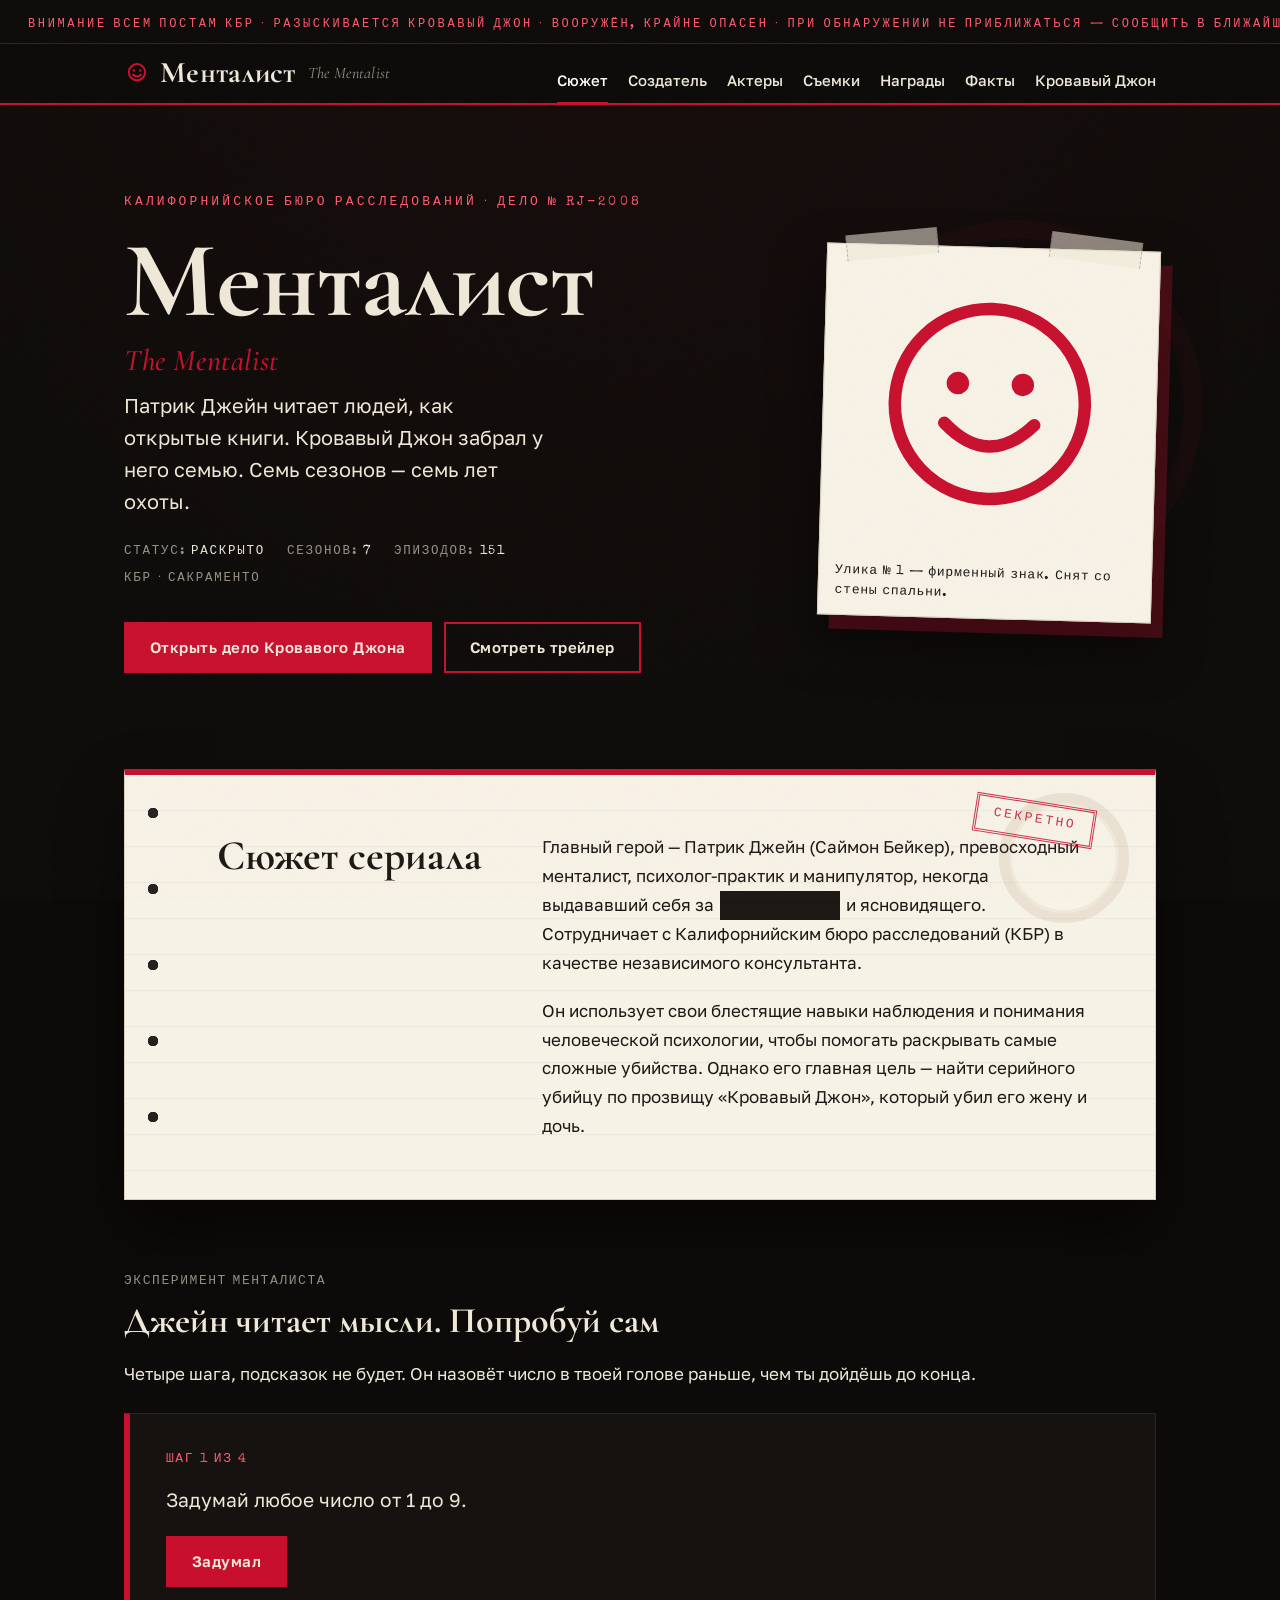
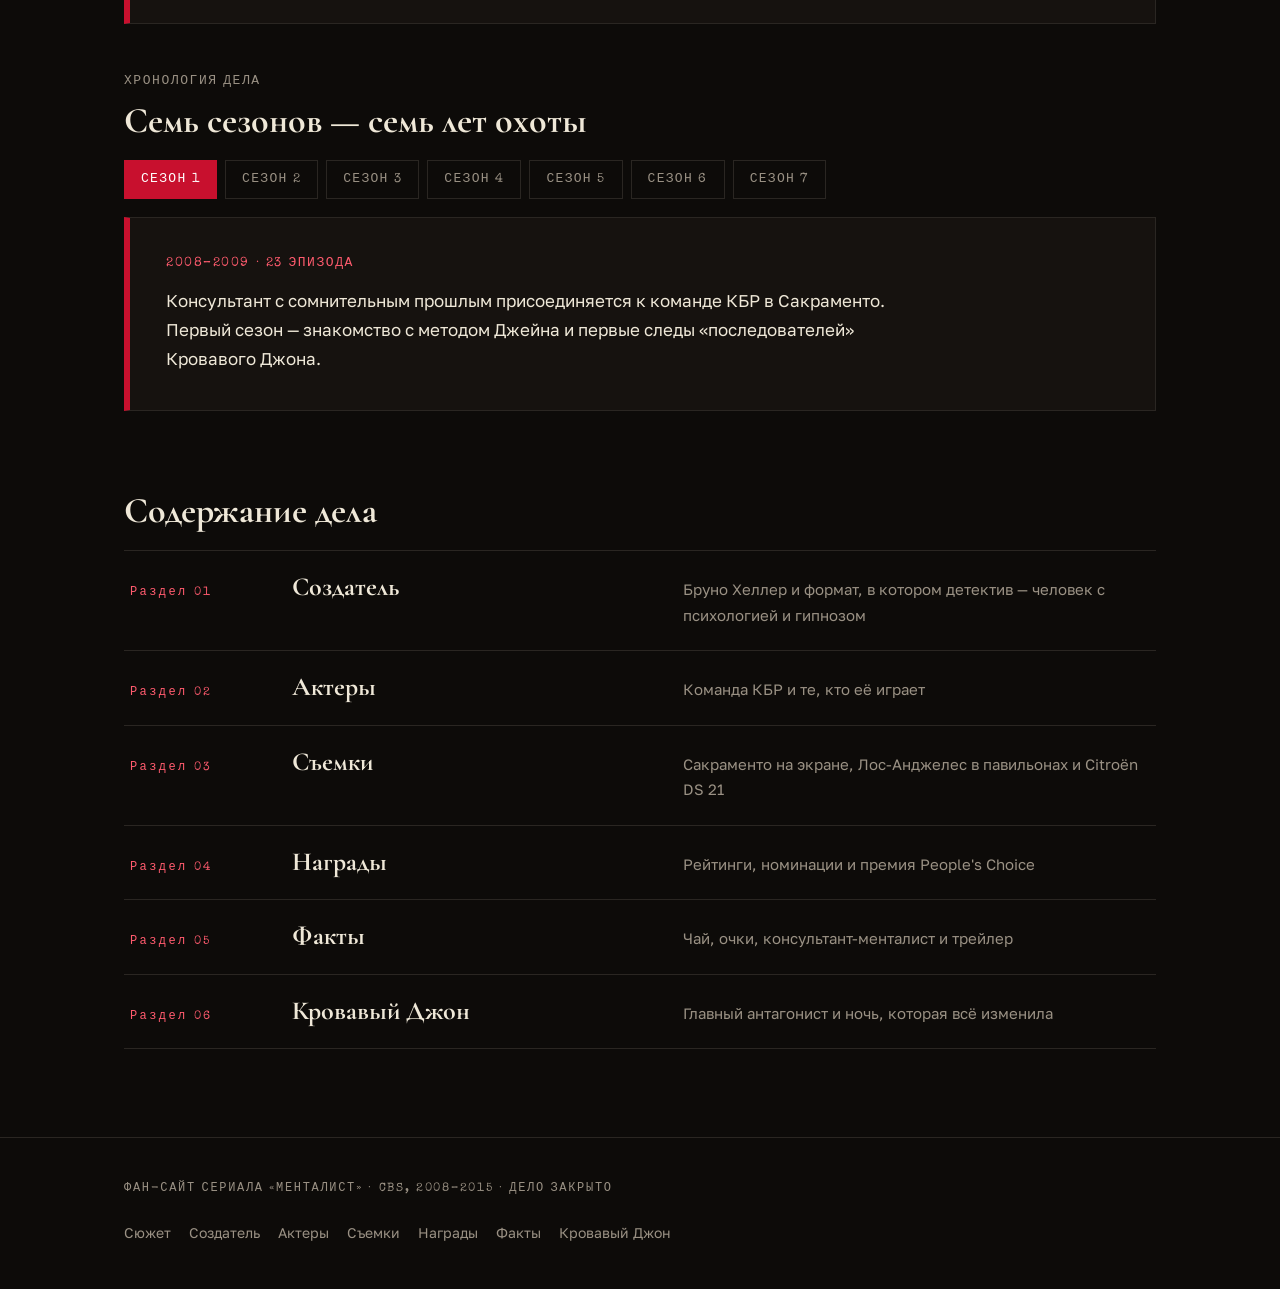
<file: index.html>
<!DOCTYPE html>
<html lang="ru">
<head>
    <meta charset="UTF-8">
    <meta name="viewport" content="width=device-width, initial-scale=1">
    <meta name="description" content="Фан-сайт сериала «Менталист»: сюжет, создатель, актеры, съемки, награды, факты и Кровавый Джон. Дело № RJ-2008.">
    <meta name="theme-color" content="#0d0b09">
    <title>Сюжет - Менталист</title>
    <link rel="icon" href="data:image/svg+xml,%3Csvg xmlns='http://www.w3.org/2000/svg' viewBox='0 0 64 64'%3E%3Crect width='64' height='64' fill='%23000'/%3E%3Ccircle cx='32' cy='30' r='20' fill='none' stroke='%23c8102e' stroke-width='5'/%3E%3Cpath d='M22 36q10 9 20 0' fill='none' stroke='%23c8102e' stroke-width='5' stroke-linecap='round'/%3E%3Ccircle cx='24' cy='26' r='3' fill='%23c8102e'/%3E%3Ccircle cx='40' cy='26' r='3' fill='%23c8102e'/%3E%3C/svg%3E">
    <link rel="preconnect" href="https://fonts.googleapis.com">
    <link rel="preconnect" href="https://fonts.gstatic.com" crossorigin>
    <link href="https://fonts.googleapis.com/css2?family=Cormorant+Garamond:ital,wght@0,600;0,700;1,400;1,500&family=Golos+Text:wght@400;500;600&family=Special+Elite&display=swap" rel="stylesheet">
    <link rel="stylesheet" href="style.css">
</head>
<body>
    <a class="skip-link" href="#main">К содержимому</a>

    <div class="wanted-strip" aria-hidden="true">
        <div class="wanted-track">
            <span>Внимание всем постам КБР · Разыскивается Кровавый Джон · Вооружён, крайне опасен · При обнаружении не приближаться — сообщить в ближайшее отделение · Дело № RJ-2008 · </span>
            <span>Внимание всем постам КБР · Разыскивается Кровавый Джон · Вооружён, крайне опасен · При обнаружении не приближаться — сообщить в ближайшее отделение · Дело № RJ-2008 · </span>
        </div>
    </div>

    <header class="header-block">
        <div class="wrap">
            <a class="brand" href="index.html">
                <svg width="26" height="26" viewBox="0 0 64 64" aria-hidden="true"><circle cx="32" cy="30" r="20" fill="none" stroke="#c8102e" stroke-width="5"/><path d="M22 36q10 9 20 0" fill="none" stroke="#c8102e" stroke-width="5" stroke-linecap="round"/><circle cx="24" cy="26" r="3" fill="#c8102e"/><circle cx="40" cy="26" r="3" fill="#c8102e"/></svg>
                Менталист<span>The Mentalist</span>
            </a>
            <nav class="nav-menu" aria-label="Разделы сайта">
                <a href="index.html" aria-current="page">Сюжет</a>
                <a href="director.html">Создатель</a>
                <a href="actors.html">Актеры</a>
                <a href="filming.html">Съемки</a>
                <a href="awards.html">Награды</a>
                <a href="facts.html">Факты</a>
                <a href="redjohn.html">Кровавый Джон</a>
            </nav>
        </div>
    </header>

    <main id="main">
        <div class="wrap">
            <section class="hero">
                <svg class="hero-watermark" viewBox="0 0 120 120" aria-hidden="true">
                    <circle cx="60" cy="56" r="38" fill="none" stroke="#c8102e" stroke-width="4"/>
                    <path d="M42 64 Q60 82 78 64" fill="none" stroke="#c8102e" stroke-width="4" stroke-linecap="round"/>
                    <circle cx="47" cy="48" r="4" fill="#c8102e"/>
                    <circle cx="73" cy="48" r="4" fill="#c8102e"/>
                </svg>

                <div class="reveal">
                    <p class="hero-kicker">Калифорнийское бюро расследований · Дело № RJ-2008</p>
                    <h1>Менталист<em>The Mentalist</em></h1>
                    <p class="lead">Патрик Джейн читает людей, как открытые книги. Кровавый Джон забрал у него семью. Семь сезонов — семь лет охоты.</p>
                    <ul class="meta-row">
                        <li>Статус: <b>раскрыто</b></li>
                        <li>Сезонов: <b>7</b></li>
                        <li>Эпизодов: <b>151</b></li>
                        <li>КБР · Сакраменто</li>
                    </ul>
                    <div class="actions">
                        <a class="btn btn-red" href="redjohn.html">Открыть дело Кровавого Джона</a>
                        <a class="btn btn-line" href="facts.html#trailer">Смотреть трейлер</a>
                    </div>
                </div>

                <figure class="hero-art evidence">
                    <span class="tape tape-left" aria-hidden="true"></span>
                    <span class="tape tape-right" aria-hidden="true"></span>
                    <svg class="smiley" viewBox="0 0 120 120" role="img" aria-label="Фирменный знак Кровавого Джона: улыбка, нарисованная по часовой стрелке">
                        <circle class="draw" cx="60" cy="56" r="38" fill="none" stroke="#c8102e" stroke-width="5"/>
                        <path class="draw draw-mouth" d="M42 64 Q60 82 78 64" fill="none" stroke="#c8102e" stroke-width="5" stroke-linecap="round"/>
                        <circle class="draw-dot" cx="47" cy="48" r="4.5" fill="#c8102e"/>
                        <circle class="draw-dot" cx="73" cy="48" r="4.5" fill="#c8102e"/>
                    </svg>
                    <figcaption class="caption">Улика № 1 — фирменный знак. Снят со стены спальни.</figcaption>
                </figure>
            </section>

            <section class="dossier reveal">
                <span class="stamp stamp-float">Секретно</span>
                <div class="split-head">
                    <h2>Сюжет сериала</h2>
                    <div>
                        <p>Главный герой — Патрик Джейн (Саймон Бейкер), превосходный менталист, психолог-практик и манипулятор, некогда выдававший себя за <button type="button" class="redacted">экстрасенса</button> и ясновидящего. Сотрудничает с Калифорнийским бюро расследований (КБР) в качестве независимого консультанта.</p>
                        <p>Он использует свои блестящие навыки наблюдения и понимания человеческой психологии, чтобы помогать раскрывать самые сложные убийства. Однако его главная цель — найти серийного убийцу по прозвищу «Кровавый Джон», который убил его жену и дочь.</p>
                    </div>
                </div>
            </section>

            <!-- БЛОК ЧТЕНИЯ МЫСЛЕЙ (НА РОДНЫХ СТИЛЯХ САЙТА) -->
            <section class="seasons reveal" id="mind" aria-labelledby="mind-title" style="margin-bottom: 3rem;">
                <p class="type-line">Эксперимент менталиста</p>
                <h2 class="toc-title" id="mind-title">Джейн читает мысли. Попробуй сам</h2>
                <p style="margin-bottom: 1.5rem;">Четыре шага, подсказок не будет. Он назовёт число в твоей голове раньше, чем ты дойдёшь до конца.</p>

                <div class="season-panel">
                    <p class="type-line" id="jane-count">Шаг 1 из 4</p>
                    <p id="jane-step" aria-live="polite" style="font-size: 1.2rem; margin: 0.8rem 0 1.2rem;">Задумай любое число от 1 до 9.</p>
                    
                    <div class="actions">
                        <button class="btn btn-red" type="button" id="jane-btn">Задумал</button>
                    </div>

                    <details id="jane-secret" hidden style="margin-top: 1.5rem; border-top: 1px solid rgba(255,255,255,0.15); padding-top: 1rem;">
                        <summary style="cursor: pointer; font-weight: 500;">Как это работает</summary>
                        <p style="margin-top: 0.75rem; opacity: 0.85;">Любое число из таблицы умножения на 9 (до 81) в сумме цифр даёт 9: 18 → 1+8, 63 → 6+3. Девять минус пять — всегда четыре. Никакого чтения мыслей, только арифметика, и именно так работают многие трюки менталистов.</p>
                    </details>
                </div>
            </section>

            <section class="seasons reveal">
                <p class="type-line">Хронология дела</p>
                <h2 class="toc-title">Семь сезонов — семь лет охоты</h2>
                <ul class="season-tabs" role="tablist" aria-label="Сезоны сериала">
                    <li><button type="button" role="tab" aria-selected="true" data-season="1">Сезон 1</button></li>
                    <li><button type="button" role="tab" aria-selected="false" data-season="2">Сезон 2</button></li>
                    <li><button type="button" role="tab" aria-selected="false" data-season="3">Сезон 3</button></li>
                    <li><button type="button" role="tab" aria-selected="false" data-season="4">Сезон 4</button></li>
                    <li><button type="button" role="tab" aria-selected="false" data-season="5">Сезон 5</button></li>
                    <li><button type="button" role="tab" aria-selected="false" data-season="6">Сезон 6</button></li>
                    <li><button type="button" role="tab" aria-selected="false" data-season="7">Сезон 7</button></li>
                </ul>

                <div class="season-panel" data-season="1" role="tabpanel">
                    <p class="type-line">2008–2009 · 23 эпизода</p>
                    <p>Консультант с сомнительным прошлым присоединяется к команде КБР в Сакраменто. Первый сезон — знакомство с методом Джейна и первые следы «последователей» Кровавого Джона.</p>
                </div>
                <div class="season-panel is-hidden" data-season="2" role="tabpanel">
                    <p class="type-line">2009–2010 · 23 эпизода</p>
                    <p>Рейтинги растут, «Менталист» закрепляется в топе CBS. Джейн впервые сталкивается с людьми, готовыми убивать и умирать за Кровавого Джона.</p>
                </div>
                <div class="season-panel is-hidden" data-season="3" role="tabpanel">
                    <p class="type-line">2010–2011 · 24 эпизода</p>
                    <p>Кульминация охоты: Джейн убивает человека, которого считает Кровавым Джоном, и оказывается за решёткой. Самая жестокая ошибка в его жизни.</p>
                </div>
                <div class="season-panel is-hidden" data-season="4" role="tabpanel">
                    <p class="type-line">2011–2012 · 24 эпизода</p>
                    <p>Последствия выстрела. КБР собирает улики, Джейн доказывает, что маньяк всё ещё жив. Охота продолжается — но теперь по правилам.</p>
                </div>
                <div class="season-panel is-hidden" data-season="5" role="tabpanel">
                    <p class="type-line">2012–2013 · 22 эпизода</p>
                    <p>Круг подозреваемых сужен до семерых — и каждый из них работает в правоохранительных органах. Кровавый Джон отвечает, и бьёт больнее всего за шесть лет охоты.</p>
                </div>
                <div class="season-panel is-hidden" data-season="6" role="tabpanel">
                    <p class="type-line">2013–2014 · 22 эпизода</p>
                    <p>Личность Кровавого Джона раскрыта в одноимённой восьмой серии. Вторая половина сезона — жизнь «после»: можно ли закрыть дело, не став монстром?</p>
                </div>
                <div class="season-panel is-hidden" data-season="7" role="tabpanel">
                    <p class="type-line">2014–2015 · 13 эпизодов</p>
                    <p>Финальный сезон. «Белые орхидеи»: Джейн и Лисбон решают, что важнее всего, — и дело Кровавого Джона окончательно закрыто.</p>
                </div>
            </section>

            <h2 class="toc-title">Содержание дела</h2>
            <ul class="case-index">
                <li><a href="director.html"><span class="case-no">Раздел 01</span><span class="toc-name">Создатель</span><span class="toc-desc">Бруно Хеллер и формат, в котором детектив — человек с психологией и гипнозом</span></a></li>
                <li><a href="actors.html"><span class="case-no">Раздел 02</span><span class="toc-name">Актеры</span><span class="toc-desc">Команда КБР и те, кто её играет</span></a></li>
                <li><a href="filming.html"><span class="case-no">Раздел 03</span><span class="toc-name">Съемки</span><span class="toc-desc">Сакраменто на экране, Лос-Анджелес в павильонах и Citroën DS 21</span></a></li>
                <li><a href="awards.html"><span class="case-no">Раздел 04</span><span class="toc-name">Награды</span><span class="toc-desc">Рейтинги, номинации и премия People's Choice</span></a></li>
                <li><a href="facts.html"><span class="case-no">Раздел 05</span><span class="toc-name">Факты</span><span class="toc-desc">Чай, очки, консультант-менталист и трейлер</span></a></li>
                <li><a href="redjohn.html"><span class="case-no">Раздел 06</span><span class="toc-name">Кровавый Джон</span><span class="toc-desc">Главный антагонист и ночь, которая всё изменила</span></a></li>
            </ul>
        </div>
    </main>

    <footer class="site-footer">
        <div class="wrap">
            <p class="footer-note">Фан-сайт сериала «Менталист» · CBS, 2008–2015 · Дело закрыто</p>
            <nav class="footer-nav" aria-label="Разделы сайта в подвале">
                <a href="index.html">Сюжет</a>
                <a href="director.html">Создатель</a>
                <a href="actors.html">Актеры</a>
                <a href="filming.html">Съемки</a>
                <a href="awards.html">Награды</a>
                <a href="facts.html">Факты</a>
                <a href="redjohn.html">Кровавый Джон</a>
            </nav>
        </div>
    </footer>

    <script src="main.js"></script>
    <script>
        (function() {
            const steps = [
                { count: "Шаг 1 из 4", text: "Задумай любое число от 1 до 9.", btn: "Задумал", secret: false },
                { count: "Шаг 2 из 4", text: "Умножь его на 9.", btn: "Готово", secret: false },
                { count: "Шаг 3 из 4", text: "Если получилось двузначное число, сложи его цифры.", btn: "Готово", secret: false },
                { count: "Шаг 4 из 4", text: "Вычти 5.", btn: "Готово", secret: false },
                { count: "Результат", text: "В твоей голове число 4.", btn: "Сыграть ещё раз", secret: true }
            ];

            let current = 0;
            const countEl = document.getElementById('jane-count');
            const stepEl = document.getElementById('jane-step');
            const btnEl = document.getElementById('jane-btn');
            const secretEl = document.getElementById('jane-secret');

            if (btnEl) {
                btnEl.addEventListener('click', function() {
                    current = (current + 1) % steps.length;
                    countEl.textContent = steps[current].count;
                    stepEl.textContent = steps[current].text;
                    btnEl.textContent = steps[current].btn;
                    
                    if (steps[current].secret) {
                        secretEl.removeAttribute('hidden');
                    } else {
                        secretEl.setAttribute('hidden', '');
                        secretEl.removeAttribute('open');
                    }
                });
            }
        })();
    </script>
</body>
</html>
</file>
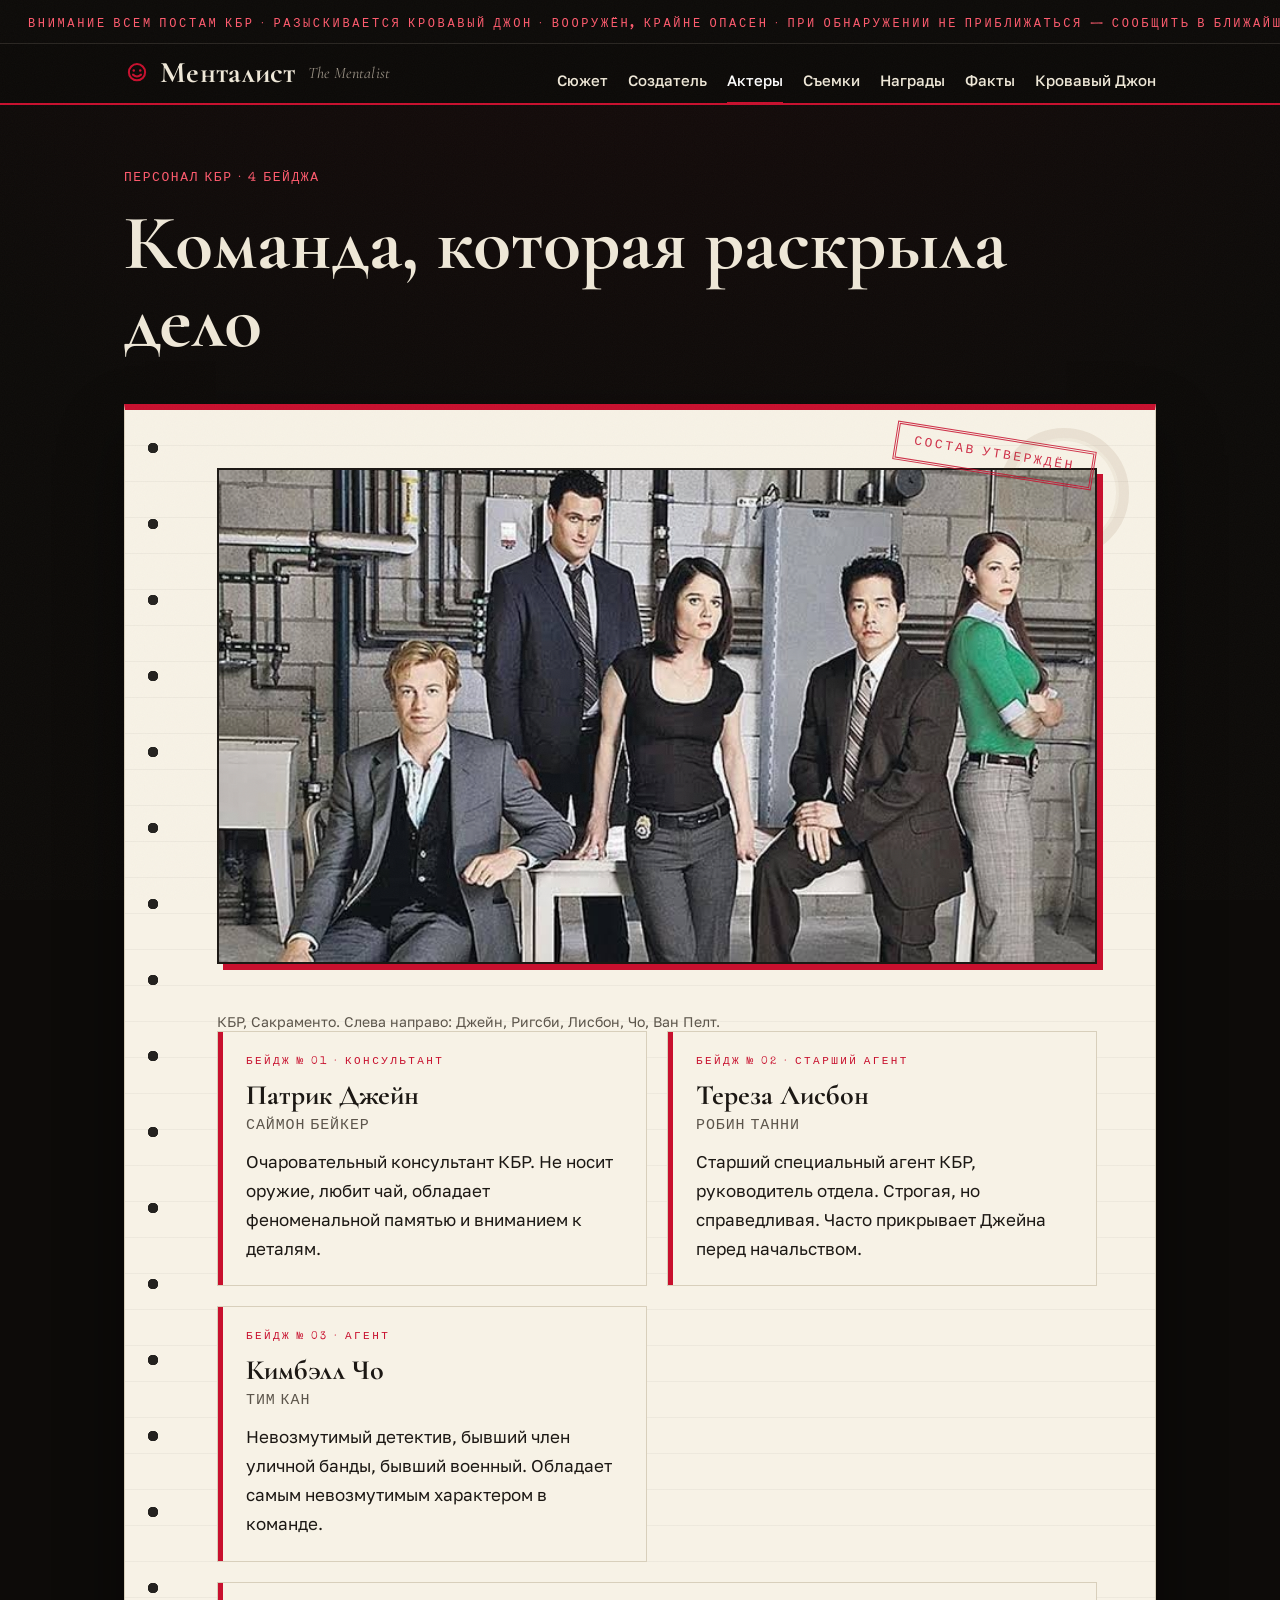
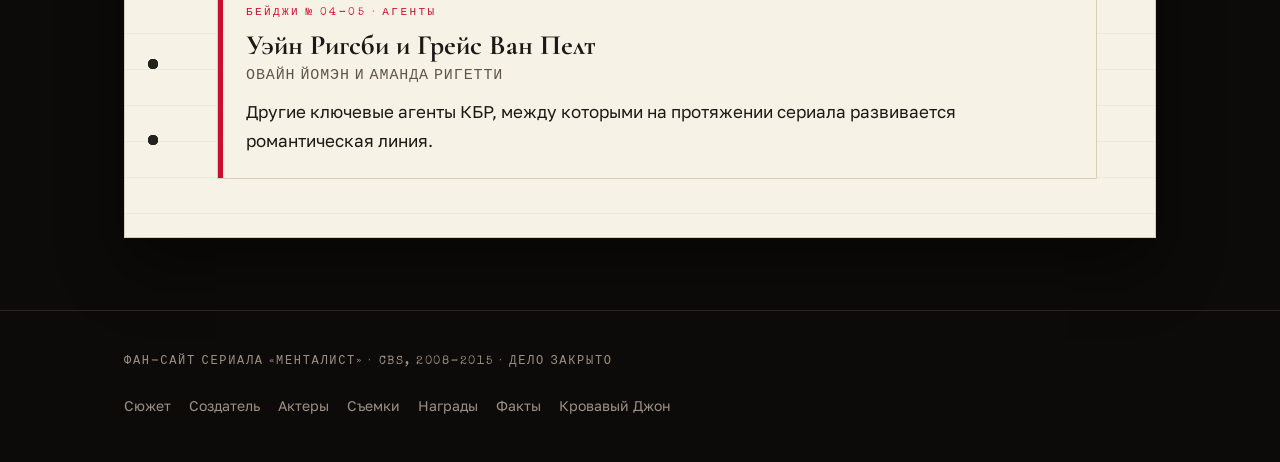
<file: actors.html>
<!DOCTYPE html>
<html lang="ru">
<head>
    <meta charset="UTF-8">
    <meta name="viewport" content="width=device-width, initial-scale=1">
    <meta name="description" content="Главные герои «Менталиста» и актеры, которые их сыграли. Бейджи персонала КБР.">
    <meta name="theme-color" content="#0d0b09">
    <title>Актеры - Менталист</title>
    <link rel="icon" href="data:image/svg+xml,%3Csvg xmlns='http://www.w3.org/2000/svg' viewBox='0 0 64 64'%3E%3Crect width='64' height='64' fill='%23000'/%3E%3Ccircle cx='32' cy='30' r='20' fill='none' stroke='%23c8102e' stroke-width='5'/%3E%3Cpath d='M22 36q10 9 20 0' fill='none' stroke='%23c8102e' stroke-width='5' stroke-linecap='round'/%3E%3Ccircle cx='24' cy='26' r='3' fill='%23c8102e'/%3E%3Ccircle cx='40' cy='26' r='3' fill='%23c8102e'/%3E%3C/svg%3E">
    <link rel="preconnect" href="https://fonts.googleapis.com">
    <link rel="preconnect" href="https://fonts.gstatic.com" crossorigin>
    <link href="https://fonts.googleapis.com/css2?family=Cormorant+Garamond:ital,wght@0,600;0,700;1,400;1,500&family=Golos+Text:wght@400;500;600&family=Special+Elite&display=swap" rel="stylesheet">
    <link rel="stylesheet" href="style.css">
</head>
<body>
    <a class="skip-link" href="#main">К содержимому</a>

    <div class="wanted-strip" aria-hidden="true">
        <div class="wanted-track">
            <span>Внимание всем постам КБР · Разыскивается Кровавый Джон · Вооружён, крайне опасен · При обнаружении не приближаться — сообщить в ближайшее отделение · Дело № RJ-2008 · </span>
            <span>Внимание всем постам КБР · Разыскивается Кровавый Джон · Вооружён, крайне опасен · При обнаружении не приближаться — сообщить в ближайшее отделение · Дело № RJ-2008 · </span>
        </div>
    </div>

    <header class="header-block">
        <div class="wrap">
            <a class="brand" href="index.html">
                <svg width="26" height="26" viewBox="0 0 64 64" aria-hidden="true"><circle cx="32" cy="30" r="20" fill="none" stroke="#c8102e" stroke-width="5"/><path d="M22 36q10 9 20 0" fill="none" stroke="#c8102e" stroke-width="5" stroke-linecap="round"/><circle cx="24" cy="26" r="3" fill="#c8102e"/><circle cx="40" cy="26" r="3" fill="#c8102e"/></svg>
                Менталист<span>The Mentalist</span>
            </a>
            <nav class="nav-menu" aria-label="Разделы сайта">
                <a href="index.html">Сюжет</a>
                <a href="director.html">Создатель</a>
                <a href="actors.html" aria-current="page">Актеры</a>
                <a href="filming.html">Съемки</a>
                <a href="awards.html">Награды</a>
                <a href="facts.html">Факты</a>
                <a href="redjohn.html">Кровавый Джон</a>
            </nav>
        </div>
    </header>

    <main id="main">
        <div class="wrap">
            <div class="page-title reveal">
                <p class="type-line">Персонал КБР · 4 бейджа</p>
                <h1>Команда, которая раскрыла дело</h1>
            </div>

            <section class="dossier reveal">
                <span class="stamp stamp-float">Состав утверждён</span>
                <figure class="figure">
                    <img class="photo-flat photo-wide" src="team.jpg" alt="Команда КБР: Патрик Джейн, Ригсби, Лисбон, Чо и Ван Пелт" width="739" height="415">
                    <figcaption class="caption">КБР, Сакраменто. Слева направо: Джейн, Ригсби, Лисбон, Чо, Ван Пелт.</figcaption>
                </figure>

                <div class="cast-grid">
                    <div class="agent-card">
                        <p class="badge-no">Бейдж № 01 · Консультант</p>
                        <h3>Патрик Джейн</h3>
                        <p class="cast">Саймон Бейкер</p>
                        <p>Очаровательный консультант КБР. Не носит оружие, любит чай, обладает феноменальной памятью и вниманием к деталям.</p>
                    </div>
                    <div class="agent-card">
                        <p class="badge-no">Бейдж № 02 · Старший агент</p>
                        <h3>Тереза Лисбон</h3>
                        <p class="cast">Робин Танни</p>
                        <p>Старший специальный агент КБР, руководитель отдела. Строгая, но справедливая. Часто прикрывает Джейна перед начальством.</p>
                    </div>
                    <div class="agent-card">
                        <p class="badge-no">Бейдж № 03 · Агент</p>
                        <h3>Кимбэлл Чо</h3>
                        <p class="cast">Тим Кан</p>
                        <p>Невозмутимый детектив, бывший член уличной банды, бывший военный. Обладает самым невозмутимым характером в команде.</p>
                    </div>
                    <div class="agent-card span-2">
                        <p class="badge-no">Бейджи № 04–05 · Агенты</p>
                        <h3>Уэйн Ригсби и Грейс Ван Пелт</h3>
                        <p class="cast">Овайн Йомэн и Аманда Ригетти</p>
                        <p>Другие ключевые агенты КБР, между которыми на протяжении сериала развивается романтическая линия.</p>
                    </div>
                </div>
            </section>
        </div>
    </main>

    <footer class="site-footer">
        <div class="wrap">
            <p class="footer-note">Фан-сайт сериала «Менталист» · CBS, 2008–2015 · Дело закрыто</p>
            <nav class="footer-nav" aria-label="Разделы сайта в подвале">
                <a href="index.html">Сюжет</a>
                <a href="director.html">Создатель</a>
                <a href="actors.html">Актеры</a>
                <a href="filming.html">Съемки</a>
                <a href="awards.html">Награды</a>
                <a href="facts.html">Факты</a>
                <a href="redjohn.html">Кровавый Джон</a>
            </nav>
        </div>
    </footer>

    <script src="main.js"></script>
</body>
</html>
</file>
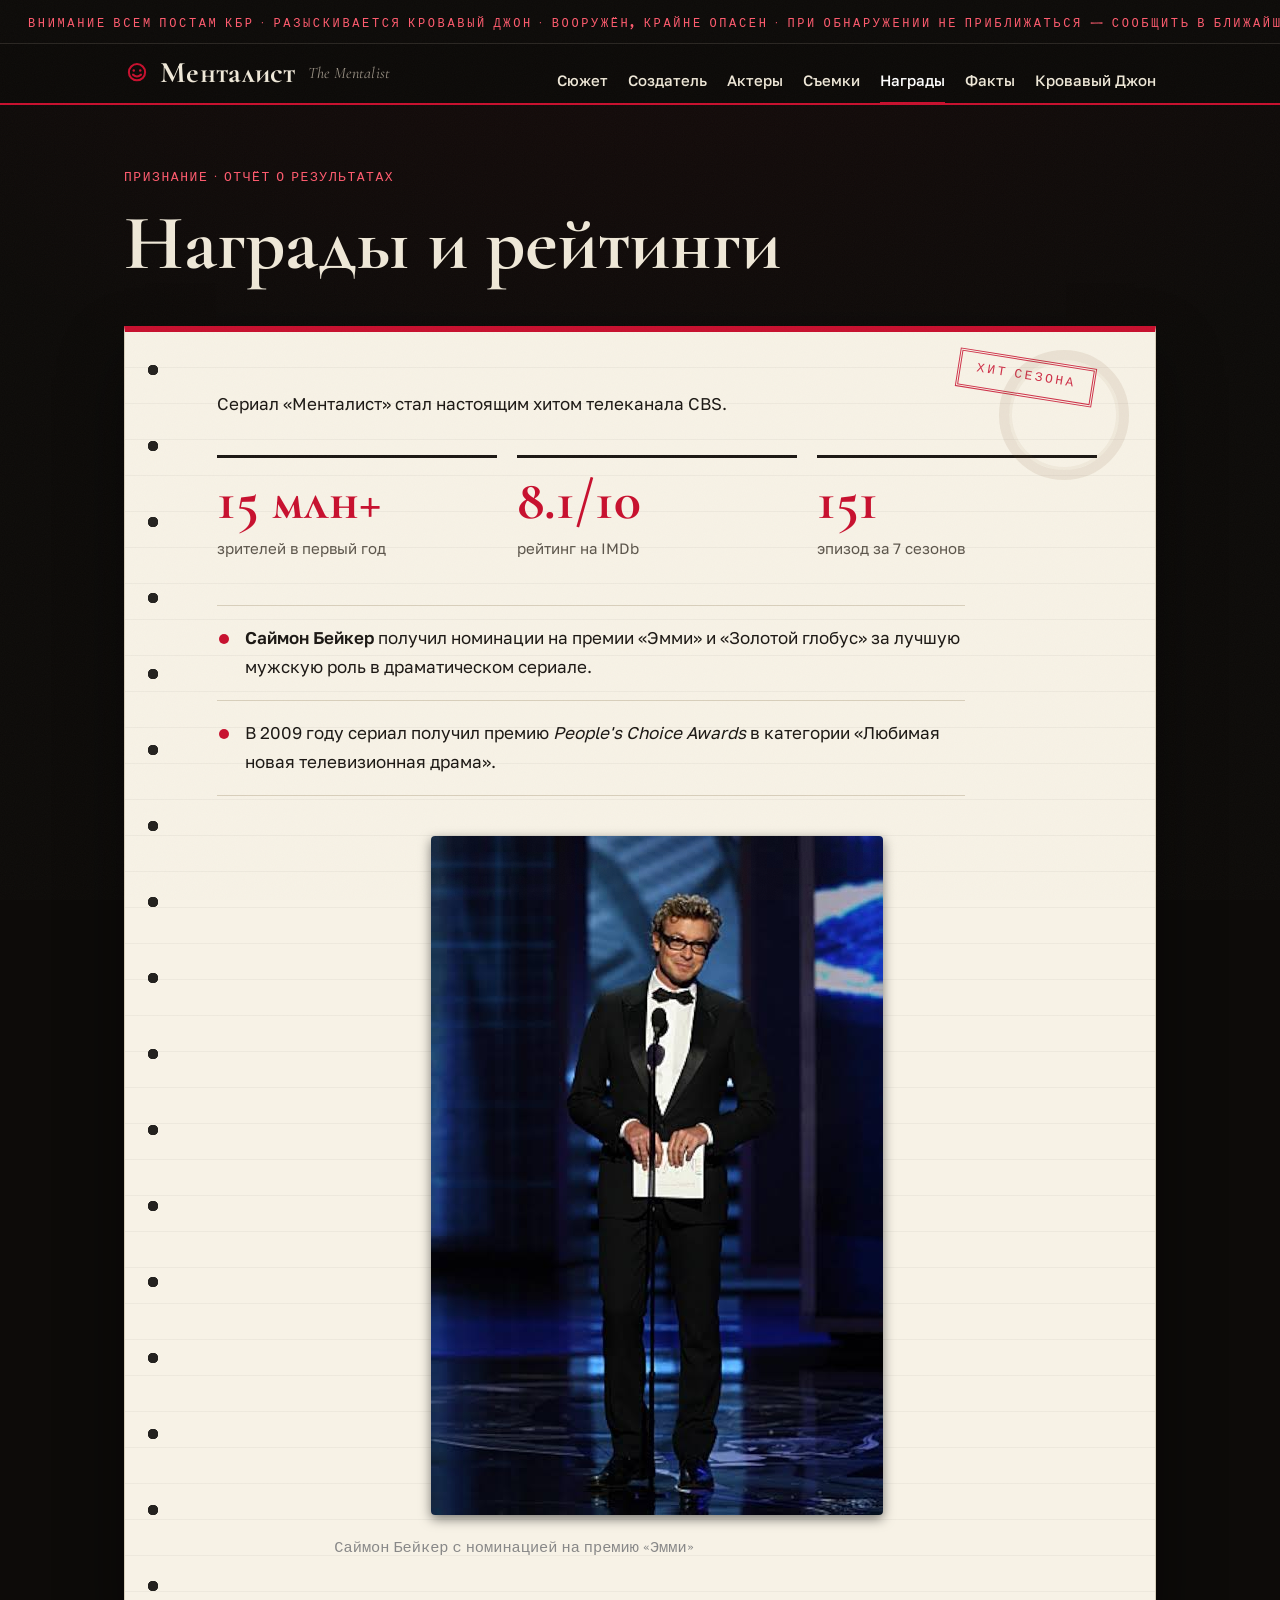
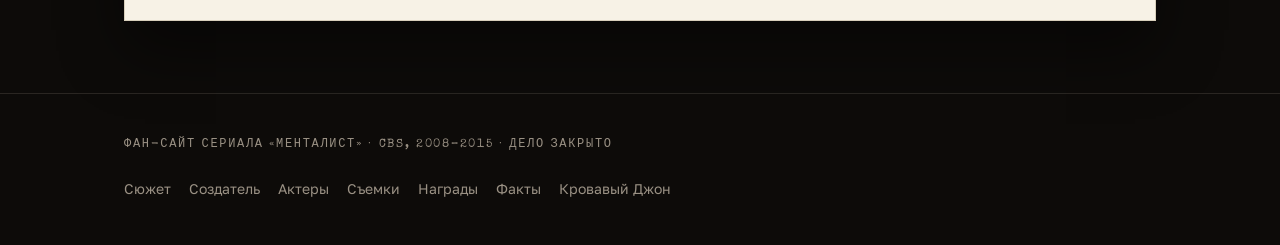
<file: awards.html>
<!DOCTYPE html>
<html lang="ru">
<head>
    <meta charset="UTF-8">
    <meta name="viewport" content="width=device-width, initial-scale=1">
    <meta name="description" content="Награды, номинации и рейтинги сериала «Менталист».">
    <meta name="theme-color" content="#0d0b09">
    <title>Награды и рейтинг - Менталист</title>
    <link rel="icon" href="data:image/svg+xml,%3Csvg xmlns='http://www.w3.org/2000/svg' viewBox='0 0 64 64'%3E%3Crect width='64' height='64' fill='%23000'/%3E%3Ccircle cx='32' cy='30' r='20' fill='none' stroke='%23c8102e' stroke-width='5'/%3E%3Cpath d='M22 36q10 9 20 0' fill='none' stroke='%23c8102e' stroke-width='5' stroke-linecap='round'/%3E%3Ccircle cx='24' cy='26' r='3' fill='%23c8102e'/%3E%3Ccircle cx='40' cy='26' r='3' fill='%23c8102e'/%3E%3C/svg%3E">
    <link rel="preconnect" href="https://fonts.googleapis.com">
    <link rel="preconnect" href="https://fonts.gstatic.com" crossorigin>
    <link href="https://fonts.googleapis.com/css2?family=Cormorant+Garamond:ital,wght@0,600;0,700;1,400;1,500&family=Golos+Text:wght@400;500;600&family=Special+Elite&display=swap" rel="stylesheet">
    <link rel="stylesheet" href="style.css">

    <!-- Стили для отображения фотографии -->
    <style>
        .award-photo {
            margin-top: 40px;
            text-align: center;
        }
        .award-photo img {
            max-width: 100%;
            height: auto;
            border-radius: 4px;
            box-shadow: 0 4px 12px rgba(0, 0, 0, 0.5);
            /* Если захочешь сделать фото меньше, раскомментируй и измени значение ниже */
            /* max-width: 600px; */ 
        }
        .award-photo p {
            margin-top: 12px;
            font-size: 0.9em;
            color: #888;
            font-family: 'Special Elite', monospace; /* Поддерживаем "детективный" стиль */
        }
    </style>
</head>
<body>
    <a class="skip-link" href="#main">К содержимому</a>

    <div class="wanted-strip" aria-hidden="true">
        <div class="wanted-track">
            <span>Внимание всем постам КБР · Разыскивается Кровавый Джон · Вооружён, крайне опасен · При обнаружении не приближаться — сообщить в ближайшее отделение · Дело № RJ-2008 · </span>
            <span>Внимание всем постам КБР · Разыскивается Кровавый Джон · Вооружён, крайне опасен · При обнаружении не приближаться — сообщить в ближайшее отделение · Дело № RJ-2008 · </span>
        </div>
    </div>

    <header class="header-block">
        <div class="wrap">
            <a class="brand" href="index.html">
                <svg width="26" height="26" viewBox="0 0 64 64" aria-hidden="true"><circle cx="32" cy="30" r="20" fill="none" stroke="#c8102e" stroke-width="5"/><path d="M22 36q10 9 20 0" fill="none" stroke="#c8102e" stroke-width="5" stroke-linecap="round"/><circle cx="24" cy="26" r="3" fill="#c8102e"/><circle cx="40" cy="26" r="3" fill="#c8102e"/></svg>
                Менталист<span>The Mentalist</span>
            </a>
            <nav class="nav-menu" aria-label="Разделы сайта">
                <a href="index.html">Сюжет</a>
                <a href="director.html">Создатель</a>
                <a href="actors.html">Актеры</a>
                <a href="filming.html">Съемки</a>
                <a href="awards.html" aria-current="page">Награды</a>
                <a href="facts.html">Факты</a>
                <a href="redjohn.html">Кровавый Джон</a>
            </nav>
        </div>
    </header>

    <main id="main">
        <div class="wrap">
            <div class="page-title reveal">
                <p class="type-line">Признание · Отчёт о результатах</p>
                <h1>Награды и рейтинги</h1>
            </div>

            <section class="dossier reveal">
                <span class="stamp stamp-float">Хит сезона</span>
                <p>Сериал «Менталист» стал настоящим хитом телеканала CBS.</p>

                <div class="stats">
                    <div class="stat"><strong><span data-count="15">0</span> млн+</strong><span>зрителей в первый год</span></div>
                    <div class="stat"><strong><span data-count="8.1" data-decimals="1">0</span>/10</strong><span>рейтинг на IMDb</span></div>
                    <div class="stat"><strong><span data-count="151">0</span></strong><span>эпизод за 7 сезонов</span></div>
                </div>

                <ul class="marked">
                    <li><b>Саймон Бейкер</b> получил номинации на премии «Эмми» и «Золотой глобус» за лучшую мужскую роль в драматическом сериале.</li>
                    <li>В 2009 году сериал получил премию <i>People's Choice Awards</i> в категории «Любимая новая телевизионная драма».</li>
                </ul>

                <!-- Блок с фотографией Саймона Бейкера -->
                <div class="award-photo">
                    <img src="simon-emmy.jpg" alt="Саймон Бейкер на церемонии вручения премии Эмми">
                    <p>Саймон Бейкер с номинацией на премию «Эмми»</p>
                </div>
            </section>
        </div>
    </main>

    <footer class="site-footer">
        <div class="wrap">
            <p class="footer-note">Фан-сайт сериала «Менталист» · CBS, 2008–2015 · Дело закрыто</p>
            <nav class="footer-nav" aria-label="Разделы сайта в подвале">
                <a href="index.html">Сюжет</a>
                <a href="director.html">Создатель</a>
                <a href="actors.html">Актеры</a>
                <a href="filming.html">Съемки</a>
                <a href="awards.html">Награды</a>
                <a href="facts.html">Факты</a>
                <a href="redjohn.html">Кровавый Джон</a>
            </nav>
        </div>
    </footer>

    <script src="main.js"></script>
</body>
</html>
</file>
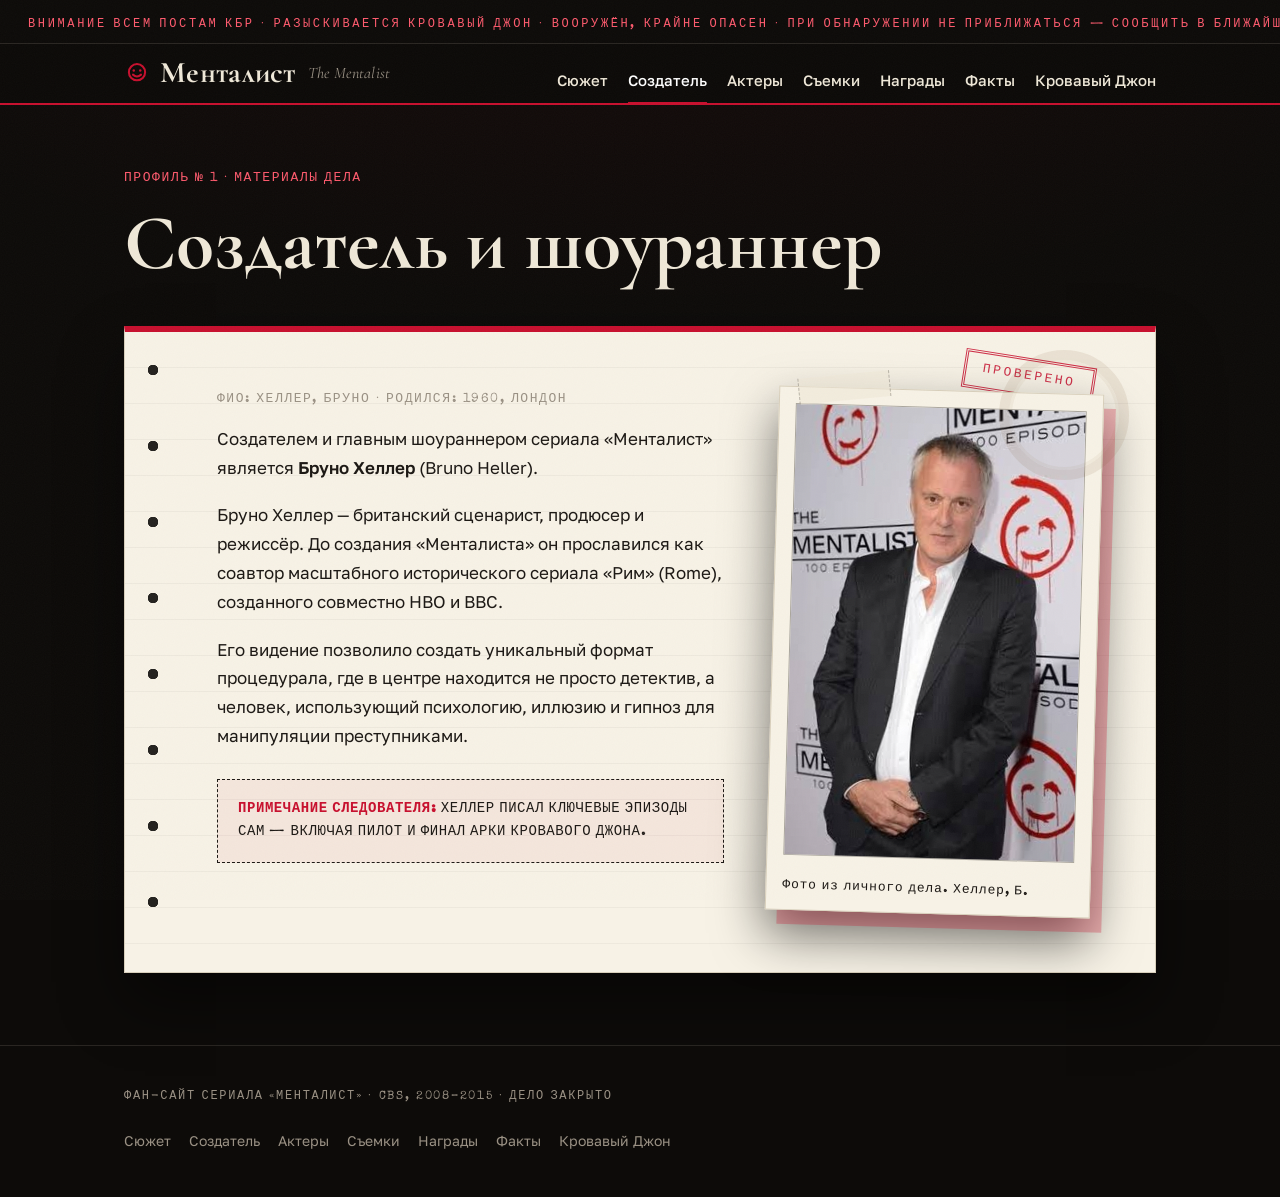
<file: director.html>
<!DOCTYPE html>
<html lang="ru">
<head>
    <meta charset="UTF-8">
    <meta name="viewport" content="width=device-width, initial-scale=1">
    <meta name="description" content="Бруно Хеллер — создатель и шоураннер сериала «Менталист». Профиль из личного дела.">
    <meta name="theme-color" content="#0d0b09">
    <title>Создатель - Менталист</title>
    <link rel="icon" href="data:image/svg+xml,%3Csvg xmlns='http://www.w3.org/2000/svg' viewBox='0 0 64 64'%3E%3Crect width='64' height='64' fill='%23000'/%3E%3Ccircle cx='32' cy='30' r='20' fill='none' stroke='%23c8102e' stroke-width='5'/%3E%3Cpath d='M22 36q10 9 20 0' fill='none' stroke='%23c8102e' stroke-width='5' stroke-linecap='round'/%3E%3Ccircle cx='24' cy='26' r='3' fill='%23c8102e'/%3E%3Ccircle cx='40' cy='26' r='3' fill='%23c8102e'/%3E%3C/svg%3E">
    <link rel="preconnect" href="https://fonts.googleapis.com">
    <link rel="preconnect" href="https://fonts.gstatic.com" crossorigin>
    <link href="https://fonts.googleapis.com/css2?family=Cormorant+Garamond:ital,wght@0,600;0,700;1,400;1,500&family=Golos+Text:wght@400;500;600&family=Special+Elite&display=swap" rel="stylesheet">
    <link rel="stylesheet" href="style.css">
</head>
<body>
    <a class="skip-link" href="#main">К содержимому</a>

    <div class="wanted-strip" aria-hidden="true">
        <div class="wanted-track">
            <span>Внимание всем постам КБР · Разыскивается Кровавый Джон · Вооружён, крайне опасен · При обнаружении не приближаться — сообщить в ближайшее отделение · Дело № RJ-2008 · </span>
            <span>Внимание всем постам КБР · Разыскивается Кровавый Джон · Вооружён, крайне опасен · При обнаружении не приближаться — сообщить в ближайшее отделение · Дело № RJ-2008 · </span>
        </div>
    </div>

    <header class="header-block">
        <div class="wrap">
            <a class="brand" href="index.html">
                <svg width="26" height="26" viewBox="0 0 64 64" aria-hidden="true"><circle cx="32" cy="30" r="20" fill="none" stroke="#c8102e" stroke-width="5"/><path d="M22 36q10 9 20 0" fill="none" stroke="#c8102e" stroke-width="5" stroke-linecap="round"/><circle cx="24" cy="26" r="3" fill="#c8102e"/><circle cx="40" cy="26" r="3" fill="#c8102e"/></svg>
                Менталист<span>The Mentalist</span>
            </a>
            <nav class="nav-menu" aria-label="Разделы сайта">
                <a href="index.html">Сюжет</a>
                <a href="director.html" aria-current="page">Создатель</a>
                <a href="actors.html">Актеры</a>
                <a href="filming.html">Съемки</a>
                <a href="awards.html">Награды</a>
                <a href="facts.html">Факты</a>
                <a href="redjohn.html">Кровавый Джон</a>
            </nav>
        </div>
    </header>

    <main id="main">
        <div class="wrap">
            <div class="page-title reveal">
                <p class="type-line">Профиль № 1 · Материалы дела</p>
                <h1>Создатель и шоураннер</h1>
            </div>

            <section class="dossier reveal">
                <span class="stamp stamp-float">Проверено</span>
                <div class="split">
                    <div>
                        <p class="type-line">ФИО: Хеллер, Бруно · Родился: 1960, Лондон</p>
                        <p>Создателем и главным шоураннером сериала «Менталист» является <b>Бруно Хеллер</b> (Bruno Heller).</p>
                        <p>Бруно Хеллер — британский сценарист, продюсер и режиссёр. До создания «Менталиста» он прославился как соавтор масштабного исторического сериала «Рим» (Rome), созданного совместно HBO и BBC.</p>
                        <p>Его видение позволило создать уникальный формат процедурала, где в центре находится не просто детектив, а человек, использующий психологию, иллюзию и гипноз для манипуляции преступниками.</p>
                        <div class="memo">
                            <p><b>Примечание следователя:</b> Хеллер писал ключевые эпизоды сам — включая пилот и финал арки Кровавого Джона.</p>
                        </div>
                    </div>
                    <figure class="figure evidence">
                        <span class="tape tape-left" aria-hidden="true"></span>
                        <img src="director.jpg" alt="Бруно Хеллер" width="289" height="450">
                        <figcaption class="caption">Фото из личного дела. Хеллер, Б.</figcaption>
                    </figure>
                </div>
            </section>
        </div>
    </main>

    <footer class="site-footer">
        <div class="wrap">
            <p class="footer-note">Фан-сайт сериала «Менталист» · CBS, 2008–2015 · Дело закрыто</p>
            <nav class="footer-nav" aria-label="Разделы сайта в подвале">
                <a href="index.html">Сюжет</a>
                <a href="director.html">Создатель</a>
                <a href="actors.html">Актеры</a>
                <a href="filming.html">Съемки</a>
                <a href="awards.html">Награды</a>
                <a href="facts.html">Факты</a>
                <a href="redjohn.html">Кровавый Джон</a>
            </nav>
        </div>
    </footer>

    <script src="main.js"></script>
</body>
</html>
</file>
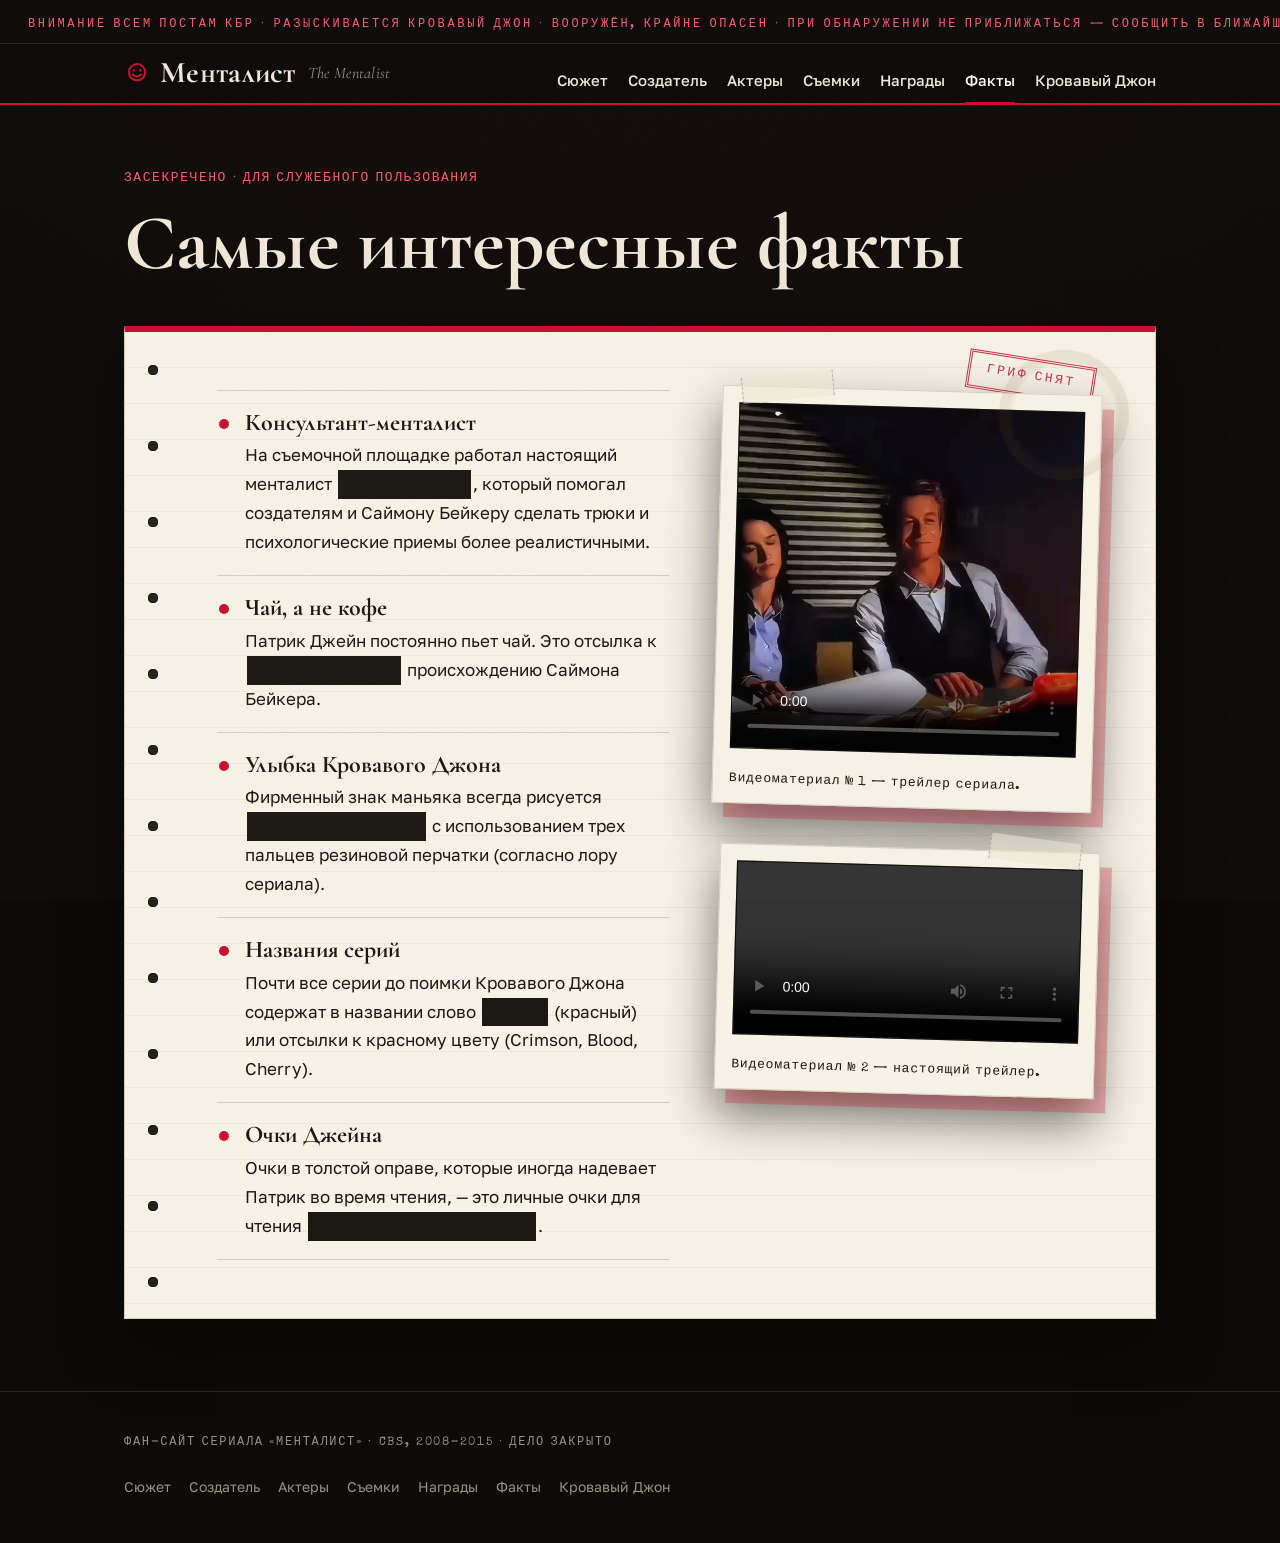
<file: facts.html>
<!DOCTYPE html>
<html lang="ru">
<head>
    <meta charset="UTF-8">
    <meta name="viewport" content="width=device-width, initial-scale=1">
    <meta name="description" content="Интересные факты о сериале «Менталист» и трейлер. Засекреченные материалы.">
    <meta name="theme-color" content="#0d0b09">
    <title>Интересные факты - Менталист</title>
    <link rel="icon" href="data:image/svg+xml,%3Csvg xmlns='http://www.w3.org/2000/svg' viewBox='0 0 64 64'%3E%3Crect width='64' height='64' fill='%23000'/%3E%3Ccircle cx='32' cy='30' r='20' fill='none' stroke='%23c8102e' stroke-width='5'/%3E%3Cpath d='M22 36q10 9 20 0' fill='none' stroke='%23c8102e' stroke-width='5' stroke-linecap='round'/%3E%3Ccircle cx='24' cy='26' r='3' fill='%23c8102e'/%3E%3Ccircle cx='40' cy='26' r='3' fill='%23c8102e'/%3E%3C/svg%3E">
    <link rel="preconnect" href="https://fonts.googleapis.com">
    <link rel="preconnect" href="https://fonts.gstatic.com" crossorigin>
    <link href="https://fonts.googleapis.com/css2?family=Cormorant+Garamond:ital,wght@0,600;0,700;1,400;1,500&family=Golos+Text:wght@400;500;600&family=Special+Elite&display=swap" rel="stylesheet">
    <link rel="stylesheet" href="style.css">
    
    <!-- Стили для исправления наложения видео -->
    <style>
        .evidence-videos {
            display: flex;
            flex-direction: column;
            gap: 40px; /* Расстояние между видео */
        }
        /* Отключаем прилипание при скролле */
        .evidence-videos .evidence {
            position: relative !important;
            top: auto !important;
            bottom: auto !important;
            margin: 0 !important;
        }
    </style>
</head>
<body>
    <a class="skip-link" href="#main">К содержимому</a>

    <div class="wanted-strip" aria-hidden="true">
        <div class="wanted-track">
            <span>Внимание всем постам КБР · Разыскивается Кровавый Джон · Вооружён, крайне опасен · При обнаружении не приближаться — сообщить в ближайшее отделение · Дело № RJ-2008 · </span>
            <span>Внимание всем постам КБР · Разыскивается Кровавый Джон · Вооружён, крайне опасен · При обнаружении не приближаться — сообщить в ближайшее отделение · Дело № RJ-2008 · </span>
        </div>
    </div>

    <header class="header-block">
        <div class="wrap">
            <a class="brand" href="index.html">
                <svg width="26" height="26" viewBox="0 0 64 64" aria-hidden="true"><circle cx="32" cy="30" r="20" fill="none" stroke="#c8102e" stroke-width="5"/><path d="M22 36q10 9 20 0" fill="none" stroke="#c8102e" stroke-width="5" stroke-linecap="round"/><circle cx="24" cy="26" r="3" fill="#c8102e"/><circle cx="40" cy="26" r="3" fill="#c8102e"/></svg>
                Менталист<span>The Mentalist</span>
            </a>
            <nav class="nav-menu" aria-label="Разделы сайта">
                <a href="index.html">Сюжет</a>
                <a href="director.html">Создатель</a>
                <a href="actors.html">Актеры</a>
                <a href="filming.html">Съемки</a>
                <a href="awards.html">Награды</a>
                <a href="facts.html" aria-current="page">Факты</a>
                <a href="redjohn.html">Кровавый Джон</a>
            </nav>
        </div>
    </header>

    <main id="main">
        <div class="wrap">
            <div class="page-title reveal">
                <p class="type-line">Засекречено · Для служебного пользования</p>
                <h1>Самые интересные факты</h1>
            </div>

            <section class="dossier reveal">
                <span class="stamp stamp-float">Гриф снят</span>
                <div class="facts-layout">
                    <ul class="marked facts-list">
                        <li><strong>Консультант-менталист</strong> На съемочной площадке работал настоящий менталист <button type="button" class="redacted">Люк Джермей</button>, который помогал создателям и Саймону Бейкеру сделать трюки и психологические приемы более реалистичными.</li>
                        <li><strong>Чай, а не кофе</strong> Патрик Джейн постоянно пьет чай. Это отсылка к <button type="button" class="redacted">австралийскому</button> происхождению Саймона Бейкера.</li>
                        <li><strong>Улыбка Кровавого Джона</strong> Фирменный знак маньяка всегда рисуется <button type="button" class="redacted">по часовой стрелке</button> с использованием трех пальцев резиновой перчатки (согласно лору сериала).</li>
                        <li><strong>Названия серий</strong> Почти все серии до поимки Кровавого Джона содержат в названии слово <button type="button" class="redacted">«Red»</button> (красный) или отсылки к красному цвету (Crimson, Blood, Cherry).</li>
                        <li><strong>Очки Джейна</strong> Очки в толстой оправе, которые иногда надевает Патрик во время чтения, — это личные очки для чтения <button type="button" class="redacted">самого Саймона Бейкера</button>.</li>
                    </ul>
                    
                    <div class="evidence-videos">
                        <figure class="figure evidence" id="trailer-1">
                            <span class="tape tape-left" aria-hidden="true"></span>
                            <video class="video-center" src="trailer.mp4" poster="poster.jpg" controls preload="metadata" playsinline width="576" height="576"></video>
                            <figcaption class="caption">Видеоматериал № 1 — трейлер сериала.</figcaption>
                        </figure>

                        <figure class="figure evidence" id="trailer-2">
                            <span class="tape tape-right" aria-hidden="true"></span>
                            <video class="video-center" src="trailer-2.mp4" controls preload="metadata" playsinline width="576" height="576"></video>
                            <figcaption class="caption">Видеоматериал № 2 — настоящий трейлер.</figcaption>
                        </figure>
                    </div>
                </div>
            </section>
        </div>
    </main>

    <footer class="site-footer">
        <div class="wrap">
            <p class="footer-note">Фан-сайт сериала «Менталист» · CBS, 2008–2015 · Дело закрыто</p>
            <nav class="footer-nav" aria-label="Разделы сайта в подвале">
                <a href="index.html">Сюжет</a>
                <a href="director.html">Создатель</a>
                <a href="actors.html">Актеры</a>
                <a href="filming.html">Съемки</a>
                <a href="awards.html">Награды</a>
                <a href="facts.html">Факты</a>
                <a href="redjohn.html">Кровавый Джон</a>
            </nav>
        </div>
    </footer>

    <script src="main.js"></script>
</body>
</html>
</file>
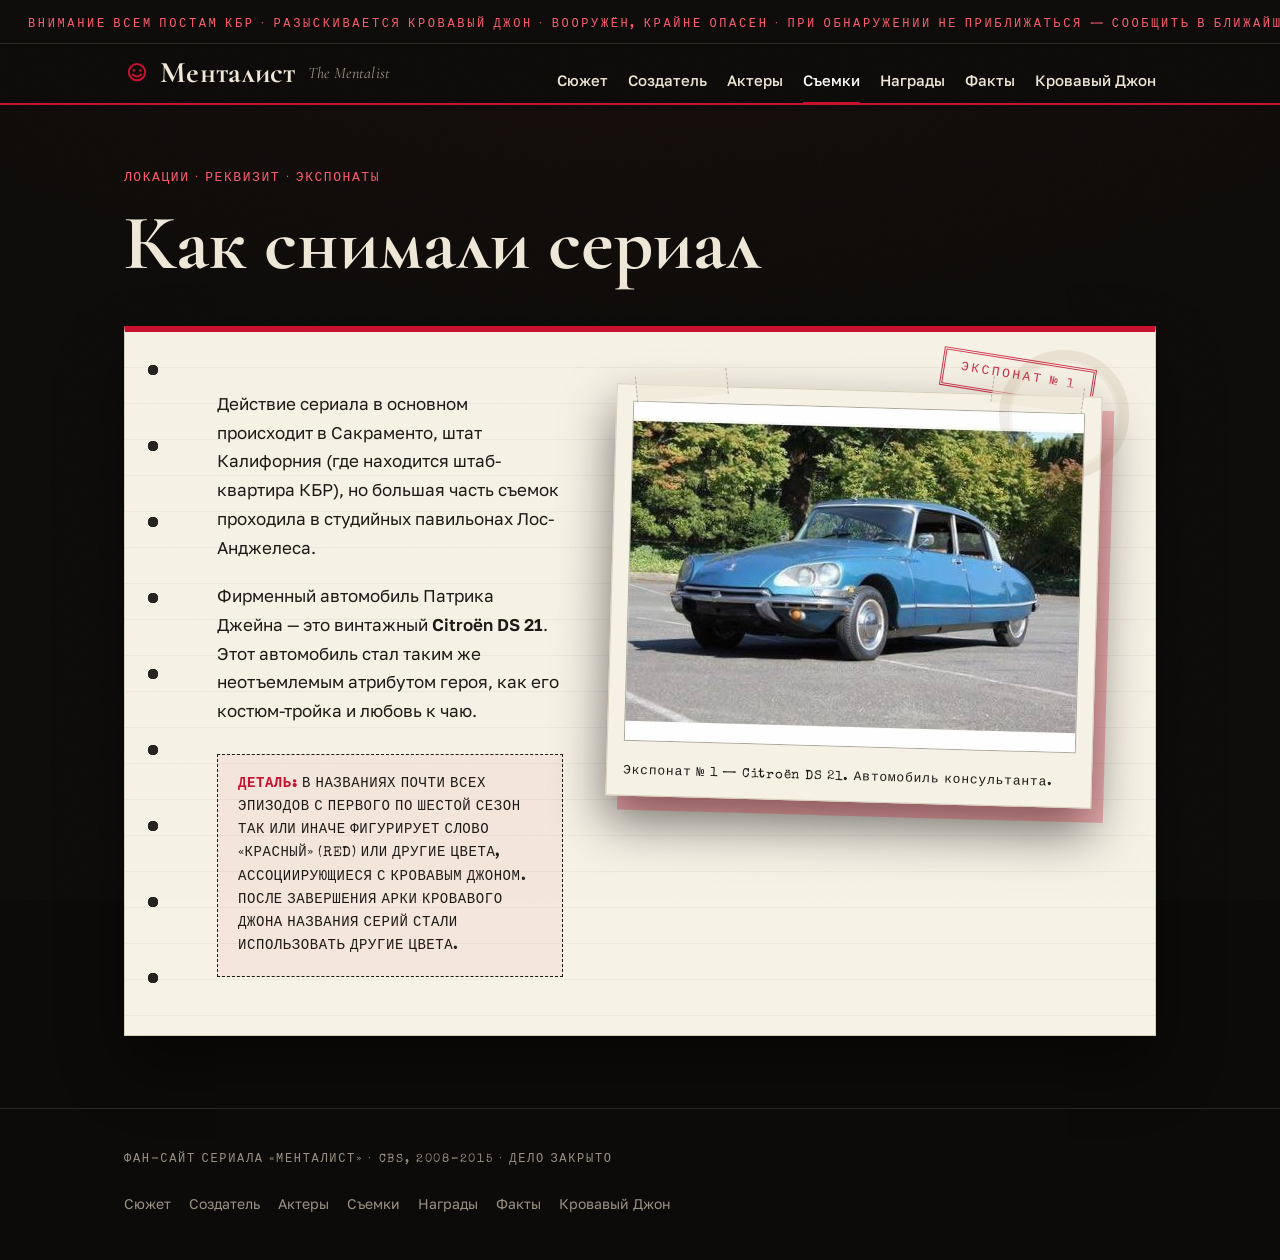
<file: filming.html>
<!DOCTYPE html>
<html lang="ru">
<head>
    <meta charset="UTF-8">
    <meta name="viewport" content="width=device-width, initial-scale=1">
    <meta name="description" content="Где и как снимали «Менталиста»: Сакраменто, Лос-Анджелес и Citroën DS 21.">
    <meta name="theme-color" content="#0d0b09">
    <title>Процесс съемок - Менталист</title>
    <link rel="icon" href="data:image/svg+xml,%3Csvg xmlns='http://www.w3.org/2000/svg' viewBox='0 0 64 64'%3E%3Crect width='64' height='64' fill='%23000'/%3E%3Ccircle cx='32' cy='30' r='20' fill='none' stroke='%23c8102e' stroke-width='5'/%3E%3Cpath d='M22 36q10 9 20 0' fill='none' stroke='%23c8102e' stroke-width='5' stroke-linecap='round'/%3E%3Ccircle cx='24' cy='26' r='3' fill='%23c8102e'/%3E%3Ccircle cx='40' cy='26' r='3' fill='%23c8102e'/%3E%3C/svg%3E">
    <link rel="preconnect" href="https://fonts.googleapis.com">
    <link rel="preconnect" href="https://fonts.gstatic.com" crossorigin>
    <link href="https://fonts.googleapis.com/css2?family=Cormorant+Garamond:ital,wght@0,600;0,700;1,400;1,500&family=Golos+Text:wght@400;500;600&family=Special+Elite&display=swap" rel="stylesheet">
    <link rel="stylesheet" href="style.css">
</head>
<body>
    <a class="skip-link" href="#main">К содержимому</a>

    <div class="wanted-strip" aria-hidden="true">
        <div class="wanted-track">
            <span>Внимание всем постам КБР · Разыскивается Кровавый Джон · Вооружён, крайне опасен · При обнаружении не приближаться — сообщить в ближайшее отделение · Дело № RJ-2008 · </span>
            <span>Внимание всем постам КБР · Разыскивается Кровавый Джон · Вооружён, крайне опасен · При обнаружении не приближаться — сообщить в ближайшее отделение · Дело № RJ-2008 · </span>
        </div>
    </div>

    <header class="header-block">
        <div class="wrap">
            <a class="brand" href="index.html">
                <svg width="26" height="26" viewBox="0 0 64 64" aria-hidden="true"><circle cx="32" cy="30" r="20" fill="none" stroke="#c8102e" stroke-width="5"/><path d="M22 36q10 9 20 0" fill="none" stroke="#c8102e" stroke-width="5" stroke-linecap="round"/><circle cx="24" cy="26" r="3" fill="#c8102e"/><circle cx="40" cy="26" r="3" fill="#c8102e"/></svg>
                Менталист<span>The Mentalist</span>
            </a>
            <nav class="nav-menu" aria-label="Разделы сайта">
                <a href="index.html">Сюжет</a>
                <a href="director.html">Создатель</a>
                <a href="actors.html">Актеры</a>
                <a href="filming.html" aria-current="page">Съемки</a>
                <a href="awards.html">Награды</a>
                <a href="facts.html">Факты</a>
                <a href="redjohn.html">Кровавый Джон</a>
            </nav>
        </div>
    </header>

    <main id="main">
        <div class="wrap">
            <div class="page-title reveal">
                <p class="type-line">Локации · Реквизит · Экспонаты</p>
                <h1>Как снимали сериал</h1>
            </div>

            <section class="dossier reveal">
                <span class="stamp stamp-float">Экспонат № 1</span>
                <div class="split">
                    <div>
                        <p>Действие сериала в основном происходит в Сакраменто, штат Калифорния (где находится штаб-квартира КБР), но большая часть съемок проходила в студийных павильонах Лос-Анджелеса.</p>
                        <p>Фирменный автомобиль Патрика Джейна — это винтажный <b>Citroën DS 21</b>. Этот автомобиль стал таким же неотъемлемым атрибутом героя, как его костюм-тройка и любовь к чаю.</p>
                        <div class="memo">
                            <p><b>Деталь:</b> в названиях почти всех эпизодов с первого по шестой сезон так или иначе фигурирует слово «красный» (Red) или другие цвета, ассоциирующиеся с Кровавым Джоном. После завершения арки Кровавого Джона названия серий стали использовать другие цвета.</p>
                        </div>
                    </div>
                    <figure class="figure evidence">
                        <span class="tape tape-left" aria-hidden="true"></span>
                        <span class="tape tape-right" aria-hidden="true"></span>
                        <img src="car.jpg" alt="Citroën DS 21 — винтажный автомобиль Патрика Джейна" width="450" height="338">
                        <figcaption class="caption">Экспонат № 1 — Citroën DS 21. Автомобиль консультанта.</figcaption>
                    </figure>
                </div>
            </section>
        </div>
    </main>

    <footer class="site-footer">
        <div class="wrap">
            <p class="footer-note">Фан-сайт сериала «Менталист» · CBS, 2008–2015 · Дело закрыто</p>
            <nav class="footer-nav" aria-label="Разделы сайта в подвале">
                <a href="index.html">Сюжет</a>
                <a href="director.html">Создатель</a>
                <a href="actors.html">Актеры</a>
                <a href="filming.html">Съемки</a>
                <a href="awards.html">Награды</a>
                <a href="facts.html">Факты</a>
                <a href="redjohn.html">Кровавый Джон</a>
            </nav>
        </div>
    </footer>

    <script src="main.js"></script>
</body>
</html>
</file>
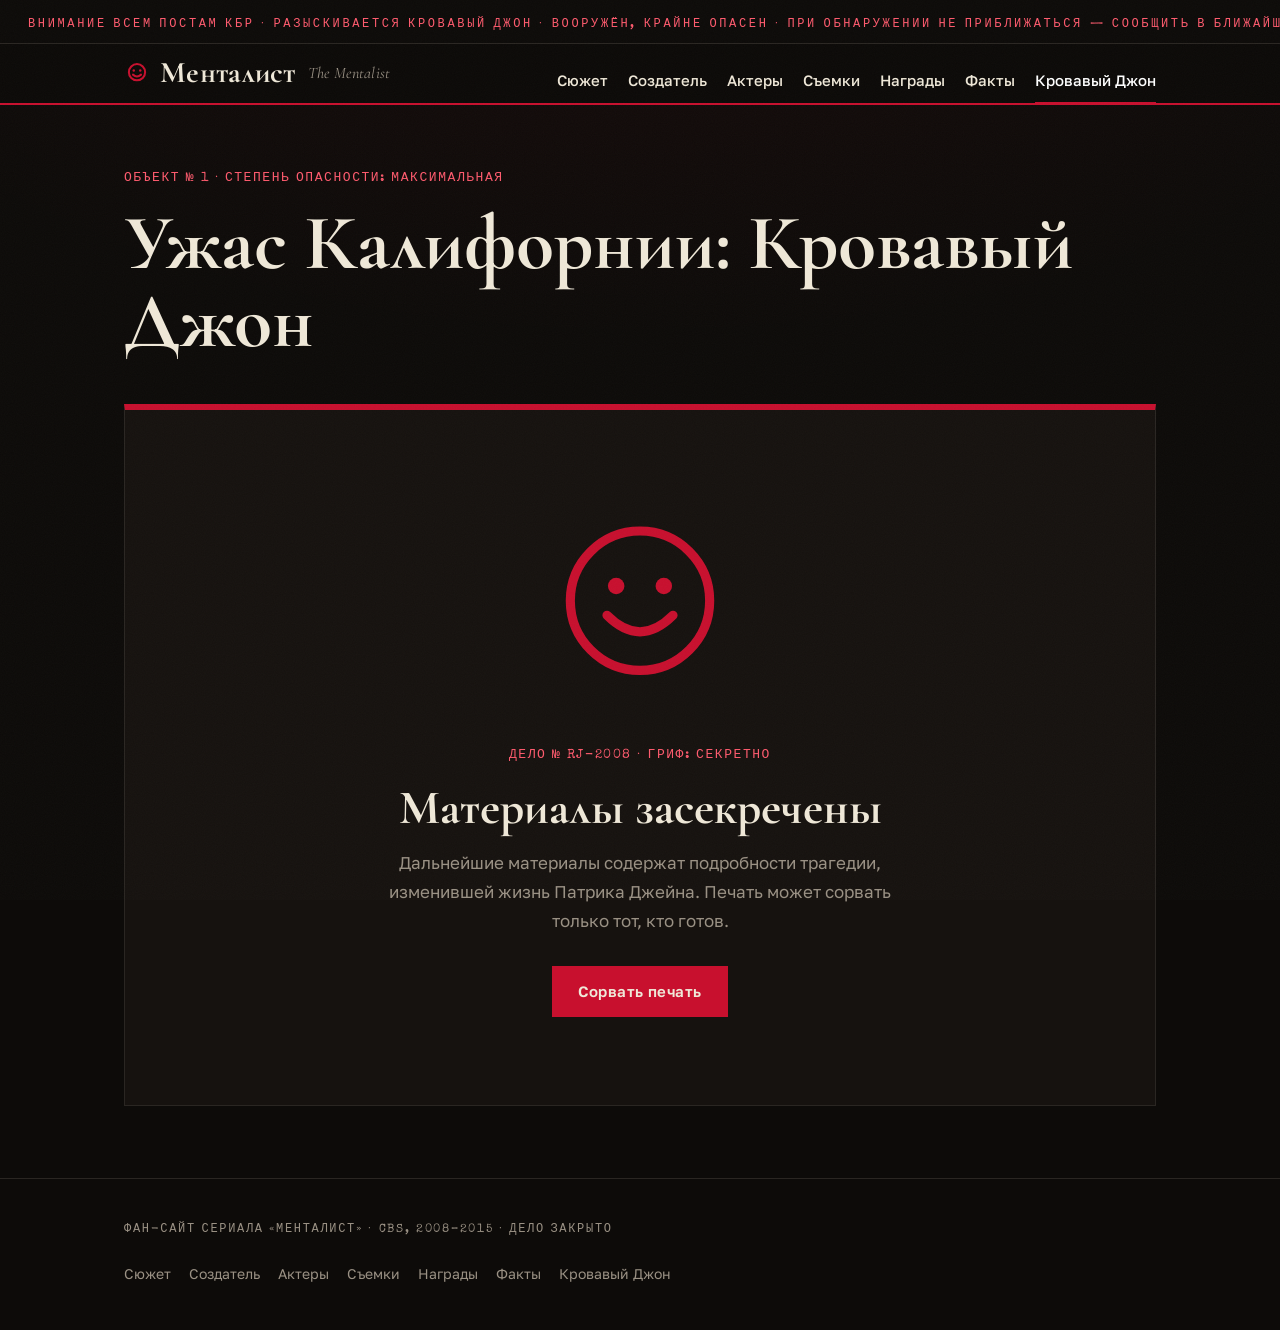
<file: redjohn.html>
<!DOCTYPE html>
<html lang="ru">
<head>
    <meta charset="UTF-8">
    <meta name="viewport" content="width=device-width, initial-scale=1">
    <meta name="description" content="Кровавый Джон — главный антагонист сериала «Менталист». Засекреченные материалы дела № RJ-2008.">
    <meta name="theme-color" content="#0d0b09">
    <title>Кровавый Джон - Менталист</title>
    <link rel="icon" href="data:image/svg+xml,%3Csvg xmlns='http://www.w3.org/2000/svg' viewBox='0 0 64 64'%3E%3Crect width='64' height='64' fill='%23000'/%3E%3Ccircle cx='32' cy='30' r='20' fill='none' stroke='%23c8102e' stroke-width='5'/%3E%3Cpath d='M22 36q10 9 20 0' fill='none' stroke='%23c8102e' stroke-width='5' stroke-linecap='round'/%3E%3Ccircle cx='24' cy='26' r='3' fill='%23c8102e'/%3E%3Ccircle cx='40' cy='26' r='3' fill='%23c8102e'/%3E%3C/svg%3E">
    <link rel="preconnect" href="https://fonts.googleapis.com">
    <link rel="preconnect" href="https://fonts.gstatic.com" crossorigin>
    <link href="https://fonts.googleapis.com/css2?family=Cormorant+Garamond:ital,wght@0,600;0,700;1,400;1,500&family=Golos+Text:wght@400;500;600&family=Special+Elite&display=swap" rel="stylesheet">
    <link rel="stylesheet" href="style.css">
    
    <!-- Дополнительные стили для видео рядом с текстом -->
    <style>
        .evidence-gallery {
            display: flex;
            gap: 20px;
            flex-wrap: wrap; /* Чтобы на мобильных экранах они встали друг под другом */
            margin-top: 20px;
            justify-content: center;
        }
        .evidence-gallery .figure {
            flex: 1 1 300px;
            margin: 0;
            max-width: 400px;
        }
        .evidence-gallery video {
            width: 100%;
            height: auto;
            border-radius: 4px;
        }
    </style>
</head>
<body>
    <a class="skip-link" href="#main">К содержимому</a>
    <div class="flash" aria-hidden="true"></div>

    <div class="wanted-strip" aria-hidden="true">
        <div class="wanted-track">
            <span>Внимание всем постам КБР · Разыскивается Кровавый Джон · Вооружён, крайне опасен · При обнаружении не приближаться — сообщить в ближайшее отделение · Дело № RJ-2008 · </span>
            <span>Внимание всем постам КБР · Разыскивается Кровавый Джон · Вооружён, крайне опасен · При обнаружении не приближаться — сообщить в ближайшее отделение · Дело № RJ-2008 · </span>
        </div>
    </div>

    <header class="header-block">
        <div class="wrap">
            <a class="brand" href="index.html">
                <svg width="26" height="26" viewBox="0 0 64 64" aria-hidden="true"><circle cx="32" cy="30" r="20" fill="none" stroke="#c8102e" stroke-width="5"/><path d="M22 36q10 9 20 0" fill="none" stroke="#c8102e" stroke-width="5" stroke-linecap="round"/><circle cx="24" cy="26" r="3" fill="#c8102e"/><circle cx="40" cy="26" r="3" fill="#c8102e"/></svg>
                Менталист<span>The Mentalist</span>
            </a>
            <nav class="nav-menu" aria-label="Разделы сайта">
                <a href="index.html">Сюжет</a>
                <a href="director.html">Создатель</a>
                <a href="actors.html">Актеры</a>
                <a href="filming.html">Съемки</a>
                <a href="awards.html">Награды</a>
                <a href="facts.html">Факты</a>
                <a href="redjohn.html" aria-current="page">Кровавый Джон</a>
            </nav>
        </div>
    </header>

    <main id="main">
        <div class="wrap">
            <div class="page-title reveal">
                <p class="type-line">Объект № 1 · Степень опасности: максимальная</p>
                <h1>Ужас Калифорнии: Кровавый Джон</h1>
            </div>

            <section class="gate reveal" data-gate>
                <svg class="smiley" viewBox="0 0 120 120" aria-hidden="true">
                    <circle class="draw" cx="60" cy="56" r="38" fill="none" stroke="#c8102e" stroke-width="5"/>
                    <path class="draw draw-mouth" d="M42 64 Q60 82 78 64" fill="none" stroke="#c8102e" stroke-width="5" stroke-linecap="round"/>
                    <circle class="draw-dot" cx="47" cy="48" r="4.5" fill="#c8102e"/>
                    <circle class="draw-dot" cx="73" cy="48" r="4.5" fill="#c8102e"/>
                </svg>
                <p class="type-line">Дело № RJ-2008 · Гриф: секретно</p>
                <h2>Материалы засекречены</h2>
                <p>Дальнейшие материалы содержат подробности трагедии, изменившей жизнь Патрика Джейна. Печать может сорвать только тот, кто готов.</p>
                <button type="button" class="btn btn-red" data-open-case>Сорвать печать</button>
            </section>

            <div class="classified is-hidden" data-classified>
                <section class="dossier reveal">
                    <span class="stamp stamp-float">Раскрыто</span>
                    <div class="split">
                        <p>Кровавый Джон (Red John) — неуловимый серийный убийца и главный антагонист первых шести сезонов сериала. Хладнокровный, расчетливый манипулятор, который создал целую сеть последователей внутри правоохранительных органов.</p>
                        
                        <div class="evidence-gallery">
                            <figure class="figure evidence">
                                <span class="tape tape-left" aria-hidden="true"></span>
                                <!-- Вставляем видео с запиской -->
                                <video src="redjohn-note.mp4" controls preload="metadata"></video>
                                <figcaption class="caption">Видеоматериал: Записка от Кровавого Джона.</figcaption>
                            </figure>

                            <figure class="figure evidence">
                                <span class="tape tape-right" aria-hidden="true"></span>
                                <img src="redjohn.jpg" alt="Смайл Кровавого Джона, нарисованный кровью" width="274" height="372">
                                <figcaption class="caption">Улика № 7 — знак, снятый со стены.</figcaption>
                            </figure>
                        </div>
                    </div>

                    <div class="red-john-card">
                        <h3>Трагедия Патрика Джейна</h3>
                        <p>До работы в полиции Патрик был популярным медиумом-шарлатаном. Выступая на национальном телевидении, он решил подогреть интерес к своей персоне и публично составил фальшивый психологический профиль Кровавого Джона, назвав его <em>«уродливым, жалким маленьким человеком»</em>.</p>
                        <p>Серийный убийца не простил оскорбления. В тот же вечер, вернувшись домой, Патрик обнаружил на двери спальни записку, а внутри — фирменный знак маньяка, нарисованный кровью на стене. Кровавый Джон убил его жену Анджелу и маленькую дочь Шарлотту, чтобы наказать Джейна за гордыню. Эта ночь навсегда изменила Патрика и заставила его посвятить свою жизнь поимке убийцы.</p>
                    </div>
                </section>
            </div>
        </div>
    </main>

    <footer class="site-footer">
        <div class="wrap">
            <p class="footer-note">Фан-сайт сериала «Менталист» · CBS, 2008–2015 · Дело закрыто</p>
            <nav class="footer-nav" aria-label="Разделы сайта в подвале">
                <a href="index.html">Сюжет</a>
                <a href="director.html">Создатель</a>
                <a href="actors.html">Актеры</a>
                <a href="filming.html">Съемки</a>
                <a href="awards.html">Награды</a>
                <a href="facts.html">Факты</a>
                <a href="redjohn.html">Кровавый Джон</a>
            </nav>
        </div>
    </footer>

    <script src="main.js"></script>
</body>
</html>
</file>
<file: style.css>
/* «Менталист» — дело № RJ-2008.
   Дизайн: папка детективного дела (noir-case-file).
   Требования заданий сохранены: классы, color/background (включая сокращение),
   font (сокращение), text-decoration, блоки с padding, border и margin. */

:root {
    --black: #0d0b09;      /* почти чёрный, тёплый */
    --coal: #16120f;       /* подложка карточек */
    --line-dark: #2a2622;  /* тонкие линии на тёмном */
    --blood: #c8102e;
    --blood-hot: #e0213f;
    --blood-soft: #ff5b6e;
    --ivory: #efe8d8;
    --paper: #f7f2e6;
    --paper-line: #e6dcc6;
    --edge: #d8cfbb;
    --ink: #1c1814;
    --ash: #9a9184;
    --serif: "Cormorant Garamond", Cormorant, Georgia, "Times New Roman", serif;
    --sans: "Golos Text", "Segoe UI", system-ui, -apple-system, Roboto, Arial, sans-serif;
    --type: "Special Elite", "Courier New", monospace;
}

* { box-sizing: border-box; }

html { scroll-behavior: smooth; }

body {
    background-color: var(--black);
    background-image: radial-gradient(ellipse 120% 60% at 50% -10%, rgba(200, 16, 46, 0.06), transparent 60%);
    color: var(--ivory);
    font: 400 17px/1.7 var(--sans);
    margin: 0;
    padding: 0;
    -webkit-font-smoothing: antialiased;
}

/* лёгкое плёночное зерно поверх всего */
body::after {
    content: "";
    position: fixed;
    inset: 0;
    z-index: 60;
    pointer-events: none;
    opacity: 0.05;
    background-image: url("data:image/svg+xml,%3Csvg xmlns='http://www.w3.org/2000/svg' width='140' height='140'%3E%3Cfilter id='n'%3E%3CfeTurbulence type='fractalNoise' baseFrequency='0.9' numOctaves='2'/%3E%3C/filter%3E%3Crect width='140' height='140' filter='url(%23n)' opacity='0.6'/%3E%3C/svg%3E");
}

::selection { background: var(--blood); color: var(--paper); }

a:focus-visible,
button:focus-visible,
video:focus-visible {
    outline: 3px solid var(--ivory);
    outline-offset: 4px;
}

.skip-link {
    position: absolute;
    left: 16px;
    top: -60px;
    background: var(--ivory);
    color: var(--ink);
    padding: 10px 16px;
    z-index: 70;
    text-decoration: underline;
    transition: top 0.2s ease;
}
.skip-link:focus { top: 12px; }

/* Появление контента — только когда JS включён (без JS всё видно сразу) */
html.js .reveal {
    opacity: 0;
    transform: translateY(18px) scale(0.99);
}
html.js .reveal.is-visible {
    opacity: 1;
    transform: none;
    transition: opacity 0.5s ease-out, transform 0.5s ease-out;
}

.wrap {
    width: 100%;
    max-width: 1080px;
    margin: 0 auto;
    padding: 0 24px;
}

/* ============ БЕГУЩАЯ СТРОКА-ОРДЕР ============ */
.wanted-strip {
    overflow: hidden;
    border-bottom: 1px solid var(--line-dark);
    background: var(--black);
    padding: 7px 0;
}
.wanted-track {
    display: inline-flex;
    white-space: nowrap;
    color: var(--blood-soft);
    font: 400 12px/1.4 var(--type);
    letter-spacing: 0.22em;
    text-transform: uppercase;
    animation: wantedScroll 42s linear infinite;
}
.wanted-strip:hover .wanted-track { animation-play-state: paused; }
.wanted-track span { padding: 0 28px; }
@keyframes wantedScroll {
    from { transform: translateX(0); }
    to { transform: translateX(-50%); }
}

/* ============ ШАПКА ============ */
.header-block {
    position: sticky;
    top: 0;
    z-index: 50;
    background: rgba(13, 11, 9, 0.92);
    backdrop-filter: blur(10px);
    -webkit-backdrop-filter: blur(10px);
    border-bottom: 2px solid var(--blood);
    padding: 14px 0 0;
    margin: 0;
    transition: box-shadow 0.25s ease;
}
.header-block.is-scrolled { box-shadow: 0 10px 30px rgba(0, 0, 0, 0.5); }

.header-block .wrap {
    display: flex;
    align-items: baseline;
    justify-content: space-between;
    gap: 12px 32px;
    flex-wrap: wrap;
}

.brand {
    font: 700 30px/1 var(--serif);
    color: var(--ivory);
    text-decoration: none;
    letter-spacing: 0.01em;
    padding-bottom: 12px;
    display: inline-flex;
    align-items: center;
    gap: 10px;
}
.brand svg { display: block; }
.brand span {
    font: italic 400 16px/1 var(--serif);
    color: var(--ash);
    margin-left: 2px;
}

.nav-menu {
    display: flex;
    gap: 4px 20px;
    margin: 0;
    padding: 0;
}
.nav-menu a {
    display: block;
    color: var(--ivory);
    font: 500 15px/1 var(--sans);
    text-decoration: none;
    padding: 6px 0 14px;
    border-bottom: 3px solid transparent;
    margin-bottom: -2px;
    transition: color 0.2s ease, border-color 0.2s ease;
}
.nav-menu a:hover {
    color: var(--blood-soft);
    text-decoration: overline;
    text-decoration-color: var(--blood);
    text-decoration-thickness: 2px;
}
.nav-menu a[aria-current="page"] {
    border-bottom-color: var(--blood);
    color: #ffffff;
}

/* ============ ГЛАВНАЯ: ПЕРВЫЙ ЭКРАН ============ */
.hero {
    position: relative;
    display: grid;
    grid-template-columns: minmax(0, 1.2fr) minmax(0, 1fr);
    gap: 48px;
    align-items: center;
    padding: 88px 0 96px;
}

/* гигантский призрачный смайл за текстом */
.hero-watermark {
    position: absolute;
    right: -140px;
    top: 40px;
    width: 560px;
    opacity: 0.055;
    pointer-events: none;
    z-index: -1;
}

.hero-kicker {
    font: 400 13px/1.5 var(--type);
    letter-spacing: 0.24em;
    text-transform: uppercase;
    color: var(--blood-soft);
    margin: 0 0 18px;
}

.hero h1 {
    font: 700 clamp(56px, 10vw, 108px)/0.95 var(--serif);
    letter-spacing: -0.01em;
    margin: 0 0 10px;
    color: var(--ivory);
}
.hero h1 em {
    display: block;
    font: italic 500 clamp(20px, 3vw, 30px)/1.2 var(--serif);
    color: var(--blood);
    letter-spacing: 0.02em;
    margin-top: 10px;
}

.hero .lead {
    font: 400 20px/1.6 var(--sans);
    color: var(--ivory);
    max-width: 36ch;
    margin: 0 0 26px;
}

.meta-row {
    display: flex;
    flex-wrap: wrap;
    gap: 8px 22px;
    margin: 0 0 34px;
    padding: 0;
    list-style: none;
}
.meta-row li {
    font: 400 12.5px/1.5 var(--type);
    letter-spacing: 0.14em;
    text-transform: uppercase;
    color: var(--ash);
}
.meta-row li b { color: var(--ivory); font-weight: 400; }

.actions { display: flex; flex-wrap: wrap; gap: 12px; }

.btn {
    display: inline-block;
    font: 600 15px/1 var(--sans);
    text-decoration: none;
    letter-spacing: 0.03em;
    padding: 16px 24px;
    border: 2px solid var(--blood);
    color: var(--ivory);
    cursor: pointer;
    background: transparent;
    transition: background-color 0.2s ease, color 0.2s ease, border-color 0.2s ease, transform 0.2s ease;
}
.btn:hover { transform: translateY(-2px); }
.btn:active { transform: translateY(0); }
.btn-red { background-color: var(--blood); }
.btn-red:hover { background-color: var(--blood-hot); border-color: var(--blood-hot); }
.btn-line:hover { background-color: var(--ivory); border-color: var(--ivory); color: var(--ink); }

/* полароид с уликой */
.hero-art { justify-self: end; margin: 0; }
.evidence {
    position: relative;
    background: var(--paper);
    padding: 16px 16px 54px;
    border: 1px solid var(--edge);
    box-shadow: 12px 14px 0 rgba(200, 16, 46, 0.28), 0 24px 50px rgba(0, 0, 0, 0.55);
    transform: rotate(1.6deg);
    transition: transform 0.25s ease, box-shadow 0.25s ease;
}
.evidence:hover {
    transform: rotate(0deg) translateY(-4px);
    box-shadow: 12px 16px 0 rgba(200, 16, 46, 0.4), 0 30px 60px rgba(0, 0, 0, 0.6);
}
.evidence .tape {
    position: absolute;
    top: -14px;
    width: 92px;
    height: 26px;
    background: rgba(239, 232, 216, 0.55);
    border-left: 1px dashed rgba(28, 24, 20, 0.25);
    border-right: 1px dashed rgba(28, 24, 20, 0.25);
}
.evidence .tape-left { left: 18px; transform: rotate(-7deg); }
.evidence .tape-right { right: 18px; transform: rotate(6deg); }
.evidence img,
.evidence video {
    display: block;
    width: 100%;
    height: auto;
    border: 1px solid rgba(28, 24, 20, 0.35);
}
.evidence .caption {
    position: absolute;
    left: 16px;
    right: 16px;
    bottom: 14px;
    font: 400 13px/1.5 var(--type);
    color: var(--ink);
    letter-spacing: 0.06em;
}

/* анимированный смайл Кровавого Джона */
.smiley { display: block; width: 100%; height: auto; }
.smiley .draw {
    stroke-dasharray: 400;
    stroke-dashoffset: 400;
}
.smiley.is-drawn .draw {
    stroke-dashoffset: 0;
    transition: stroke-dashoffset 1.4s ease-out 0.15s;
}
.smiley.is-drawn .draw-mouth { transition-delay: 0.9s; }

/* ============ ПАПКА ДЕЛА (бумажный лист) ============ */
.dossier {
    position: relative;
    background-color: var(--paper);
    color: var(--ink);
    background-image: repeating-linear-gradient(to bottom, transparent 0 35px, rgba(28, 24, 20, 0.045) 35px 36px);
    border: 1px solid var(--edge);
    border-top: 6px solid var(--blood);
    box-shadow: 0 30px 60px rgba(0, 0, 0, 0.45);
    padding: clamp(26px, 5vw, 58px) clamp(24px, 5vw, 58px) clamp(26px, 5vw, 58px) clamp(56px, 8vw, 92px);
    margin: 0 auto 72px;
    transform: rotate(-0.35deg);
}
/* дырки от биндера */
.dossier::before {
    content: "";
    position: absolute;
    top: 28px;
    bottom: 28px;
    left: 18px;
    width: 20px;
    background-image: radial-gradient(circle 5px at 10px 10px, var(--black) 5px, transparent 5.5px);
    background-size: 20px 76px;
    background-repeat: repeat-y;
    opacity: 0.9;
}
/* кольцо от кружки */
.dossier::after {
    content: "";
    position: absolute;
    top: 18px;
    right: 26px;
    width: 110px;
    height: 110px;
    border-radius: 50%;
    border: 10px solid rgba(120, 82, 40, 0.10);
    box-shadow: inset 0 0 0 3px rgba(120, 82, 40, 0.06);
    pointer-events: none;
}

.dossier h2 {
    font: 700 clamp(30px, 4vw, 42px)/1.1 var(--serif);
    margin: 0 0 20px;
}
.dossier h3 {
    font: 700 28px/1.15 var(--serif);
    margin: 0 0 4px;
}
.dossier p { margin: 0 0 1.1em; max-width: 66ch; }
.dossier p:last-child { margin-bottom: 0; }
.dossier b { font-weight: 600; }

/* печать */
.stamp {
    display: inline-block;
    font: 400 13px/1.3 var(--type);
    letter-spacing: 0.2em;
    text-transform: uppercase;
    color: var(--blood);
    border: 3px double var(--blood);
    padding: 8px 16px;
    transform: rotate(-7deg);
    opacity: 0.85;
    margin: 6px 0;
    user-select: none;
}
.stamp--dark { color: var(--ink); border-color: var(--ink); opacity: 0.7; }
.stamp--big { font-size: 16px; padding: 12px 22px; }
.dossier .stamp-float {
    position: absolute;
    top: 26px;
    right: 60px;
    transform: rotate(9deg);
    margin: 0;
    pointer-events: none;
}

/* строка набора текста */
.type-line {
    font: 400 13px/1.6 var(--type);
    letter-spacing: 0.12em;
    text-transform: uppercase;
    color: var(--ash);
    margin: 0 0 8px;
}

/* колонки */
.split {
    display: grid;
    grid-template-columns: minmax(0, 1fr) auto;
    gap: 48px;
    align-items: start;
}
.split-head {
    display: grid;
    grid-template-columns: minmax(0, 1fr) minmax(0, 2fr);
    gap: 48px;
    align-items: start;
}
.split-head h2 { margin: 0; }

.figure { margin: 0; }
.photo-flat {
    display: block;
    max-width: 100%;
    height: auto;
    border: 2px solid var(--ink);
    box-shadow: 10px 10px 0 var(--blood);
    margin: 0 10px 10px 0;
}
.photo-wide {
    width: 100%;
    margin: 0 0 48px;
    box-shadow: 6px 6px 0 var(--blood);
}
.video-center {
    display: block;
    width: 100%;
    max-width: 100%;
    height: auto;
    background: var(--black);
}
.caption { font: 400 14px/1.4 var(--sans); color: #5c554b; margin: 18px 0 0; }

/* засекреченный текст (раскрывается по клику) */
.redacted {
    display: inline;
    background: var(--ink);
    color: transparent;
    border: 0;
    padding: 0 8px;
    margin: 0 2px;
    font: inherit;
    cursor: pointer;
    box-decoration-break: clone;
    -webkit-box-decoration-break: clone;
    transition: background-color 0.2s ease, color 0.2s ease;
}
.redacted:hover { background: #3a322a; }
.redacted.is-open {
    background: transparent;
    color: var(--blood);
    font-family: var(--type);
    letter-spacing: 0.02em;
    cursor: default;
    text-decoration: underline dotted var(--blood);
    text-underline-offset: 4px;
}

/* ============ ЛЕНТА СЕЗОНОВ ============ */
.seasons { margin: 0 0 80px; }
.season-tabs {
    display: flex;
    flex-wrap: wrap;
    gap: 8px;
    margin: 0 0 18px;
    padding: 0;
    list-style: none;
}
.season-tabs button {
    font: 400 13px/1 var(--type);
    letter-spacing: 0.1em;
    text-transform: uppercase;
    color: var(--ash);
    background: transparent;
    border: 1px solid var(--line-dark);
    padding: 12px 16px;
    cursor: pointer;
    transition: color 0.2s ease, background-color 0.2s ease, border-color 0.2s ease;
}
.season-tabs button:hover { color: var(--ivory); border-color: var(--ash); }
.season-tabs button[aria-selected="true"] {
    background: var(--blood);
    border-color: var(--blood);
    color: #ffffff;
}
.season-panel {
    border: 1px solid var(--line-dark);
    border-left: 6px solid var(--blood);
    background: var(--coal);
    padding: clamp(22px, 4vw, 36px);
    min-height: 150px;
}
.season-panel .type-line { color: var(--blood-soft); margin-bottom: 12px; }
.season-panel p { margin: 0; max-width: 68ch; }
.season-panel.is-hidden { display: none; }

/* ============ СОДЕРЖАНИЕ ДЕЛА ============ */
.toc-title { font: 700 clamp(28px, 4vw, 36px)/1.1 var(--serif); margin: 0 0 20px; }
.case-index {
    list-style: none;
    margin: 0 0 88px;
    padding: 0;
    border-top: 1px solid var(--line-dark);
}
.case-index a {
    display: grid;
    grid-template-columns: 130px minmax(0, 1fr) minmax(0, 1.3fr);
    gap: 8px 32px;
    align-items: baseline;
    padding: 22px 6px;
    border-bottom: 1px solid var(--line-dark);
    color: var(--ivory);
    text-decoration: none;
    transition: background-color 0.2s ease, padding-left 0.2s ease;
}
.case-index a:hover { background-color: var(--coal); padding-left: 18px; }
.case-index .case-no {
    font: 400 12px/1.5 var(--type);
    letter-spacing: 0.2em;
    color: var(--blood-soft);
}
.case-index a:hover .case-no { color: var(--blood-hot); }
.case-index .toc-name { font: 700 26px/1.1 var(--serif); }
.case-index .toc-desc { color: var(--ash); font-size: 15px; }

/* ============ ВНУТРЕННИЕ СТРАНИЦЫ ============ */
.page-title { padding: 64px 0 44px; }
.page-title .type-line { color: var(--blood-soft); margin-bottom: 14px; }
.page-title h1 {
    font: 700 clamp(40px, 7vw, 78px)/1 var(--serif);
    margin: 0;
    color: var(--ivory);
}

/* бейджи актёров */
.cast-grid {
    display: grid;
    grid-template-columns: repeat(2, minmax(0, 1fr));
    gap: 20px;
}
.agent-card {
    position: relative;
    background-color: var(--paper);
    border: 1px solid var(--edge);
    padding: 22px 24px 22px 28px;
    margin: 0;
    transition: transform 0.2s ease, box-shadow 0.2s ease;
}
.agent-card::before {
    content: "";
    position: absolute;
    left: 0;
    top: 0;
    bottom: 0;
    width: 5px;
    background: var(--blood);
}
.agent-card:hover {
    transform: translateY(-4px) rotate(-0.4deg);
    box-shadow: 8px 10px 0 rgba(200, 16, 46, 0.25);
}
.agent-card.span-2 { grid-column: 1 / -1; }
.agent-card .badge-no {
    font: 400 11px/1.5 var(--type);
    letter-spacing: 0.22em;
    color: var(--blood);
    text-transform: uppercase;
    margin: 0 0 8px;
}
.agent-card .cast {
    font: 400 15px/1.4 var(--type);
    letter-spacing: 0.06em;
    color: #5c554b;
    margin: 0 0 12px;
    text-transform: uppercase;
}
.agent-card p:last-child { margin-bottom: 0; }

/* награды: счётчики */
.stats {
    display: grid;
    grid-template-columns: repeat(3, minmax(0, 1fr));
    gap: 20px;
    margin: 36px 0 44px;
}
.stat { border-top: 3px solid var(--ink); padding-top: 14px; }
.stat strong {
    display: block;
    font: 700 clamp(38px, 5vw, 56px)/1 var(--serif);
    color: var(--blood);
}
.stat > span {
    display: block;
    font-size: 15px;
    color: #5c554b;
    margin-top: 8px;
}

/* списки с красным маркером */
.marked { list-style: none; margin: 0; padding: 0; }
.marked li {
    position: relative;
    padding: 18px 0 18px 28px;
    border-top: 1px solid var(--edge);
    max-width: 68ch;
}
.marked li::before {
    content: "";
    position: absolute;
    left: 2px;
    top: 28px;
    width: 10px;
    height: 10px;
    background: var(--blood);
    border-radius: 50%;
}
.marked li:last-child { border-bottom: 1px solid var(--edge); }
.marked li b { font-weight: 600; }

.facts-list strong {
    display: block;
    font: 700 24px/1.2 var(--serif);
    margin-bottom: 4px;
}
.facts-layout {
    display: grid;
    grid-template-columns: minmax(0, 1fr) minmax(0, 380px);
    gap: 48px;
    align-items: start;
}
.facts-layout .figure { position: sticky; top: 110px; }

/* заметка-служебка */
.memo {
    border: 1px dashed var(--ink);
    background: rgba(200, 16, 46, 0.05);
    padding: 18px 20px;
    margin: 28px 0 0;
    max-width: 66ch;
}
.memo p {
    font: 400 14px/1.65 var(--type);
    letter-spacing: 0.04em;
    text-transform: uppercase;
    margin: 0;
}
.memo b { color: var(--blood); }

/* спец-блок Кровавого Джона */
.red-john-card {
    background-color: var(--black);
    color: var(--ivory);
    background-image: radial-gradient(ellipse 90% 70% at 80% 0%, rgba(200, 16, 46, 0.12), transparent 60%);
    border: 1px solid var(--line-dark);
    border-left: 8px solid var(--blood);
    padding: clamp(22px, 4vw, 40px);
    margin: 44px 0 0;
}
.red-john-card h3 { color: var(--ivory); font-size: 32px; margin-bottom: 16px; }
.red-john-card p { max-width: 64ch; }
.red-john-card em { font-style: normal; color: var(--blood-soft); }

/* печать-заслонка на странице Кровавого Джона */
.gate {
    text-align: center;
    border: 1px solid var(--line-dark);
    border-top: 6px solid var(--blood);
    background: var(--coal);
    padding: clamp(40px, 8vw, 88px) 24px;
    margin: 0 auto 72px;
}
.gate .smiley { max-width: 220px; margin: 0 auto 28px; }
.gate .type-line { color: var(--blood-soft); margin-bottom: 16px; }
.gate h2 {
    font: 700 clamp(30px, 5vw, 48px)/1.1 var(--serif);
    margin: 0 0 14px;
}
.gate p { color: var(--ash); max-width: 46ch; margin: 0 auto 30px; }
.classified.is-hidden { display: none; }
.gate.is-hidden { display: none; }

/* точки смайла появляются после дорисовки круга */
html.js .smiley .draw-dot { opacity: 0; transition: opacity 0.3s ease 1.3s; }
html.js .smiley.is-drawn .draw-dot { opacity: 1; }
@media (prefers-reduced-motion: reduce) {
    html.js .smiley .draw-dot { opacity: 1; transition: none; }
}

/* вспышка при снятии печати */
.flash {
    position: fixed;
    inset: 0;
    background: var(--blood);
    opacity: 0;
    pointer-events: none;
    z-index: 80;
}
.flash.is-on { animation: flashFade 0.6s ease-out; }
@keyframes flashFade {
    0% { opacity: 0.55; }
    100% { opacity: 0; }
}

/* подвал */
.site-footer {
    border-top: 1px solid var(--line-dark);
    padding: 30px 0 44px;
}
.site-footer .wrap {
    display: flex;
    flex-wrap: wrap;
    gap: 10px 32px;
    justify-content: space-between;
    align-items: baseline;
}
.site-footer .footer-note {
    font: 400 12px/1.6 var(--type);
    letter-spacing: 0.14em;
    text-transform: uppercase;
    color: var(--ash);
}
.site-footer .footer-nav { display: flex; flex-wrap: wrap; gap: 4px 18px; }
.site-footer .footer-nav a {
    color: var(--ash);
    font-size: 14px;
    text-decoration: none;
    transition: color 0.2s ease;
}
.site-footer .footer-nav a:hover { color: var(--blood-soft); }

/* ============ АДАПТИВ ============ */
@media (max-width: 900px) {
    .hero { grid-template-columns: 1fr; gap: 40px; padding: 48px 0 64px; }
    .hero-art { justify-self: start; max-width: 420px; }
    .hero-watermark { right: -220px; top: 120px; width: 460px; }
    .split, .split-head, .facts-layout { grid-template-columns: 1fr; gap: 30px; }
    .facts-layout .figure { position: static; max-width: 440px; }
    .split .figure { max-width: 460px; }
    .cast-grid, .stats { grid-template-columns: 1fr; }
    .case-index a { grid-template-columns: 1fr; gap: 4px; }
    .page-title { padding: 44px 0 30px; }
    .dossier { margin-bottom: 52px; padding-left: clamp(40px, 9vw, 56px); transform: none; }
    .dossier .stamp-float { position: static; display: inline-block; margin: 0 0 14px; transform: rotate(-4deg); }
}

@media (max-width: 640px) {
    body { font-size: 16px; }
    .wrap { padding: 0 16px; }
    .header-block .wrap { display: block; }
    .brand { display: inline-flex; padding-bottom: 8px; }
    .nav-menu {
        overflow-x: auto;
        gap: 20px;
        padding-right: 16px;
        scrollbar-width: none;
    }
    .nav-menu::-webkit-scrollbar { display: none; }
    .nav-menu a { white-space: nowrap; }
    .evidence { transform: none; }
}

@media (prefers-reduced-motion: reduce) {
    html { scroll-behavior: auto; }
    .wanted-track { animation: none; }
    .smiley .draw { stroke-dashoffset: 0; }
    html.js .reveal, html.js .reveal.is-visible { opacity: 1; transform: none; transition: none; }
    .flash.is-on { animation: none; }
    * { transition-duration: 0.01ms !important; }
}
</file>
